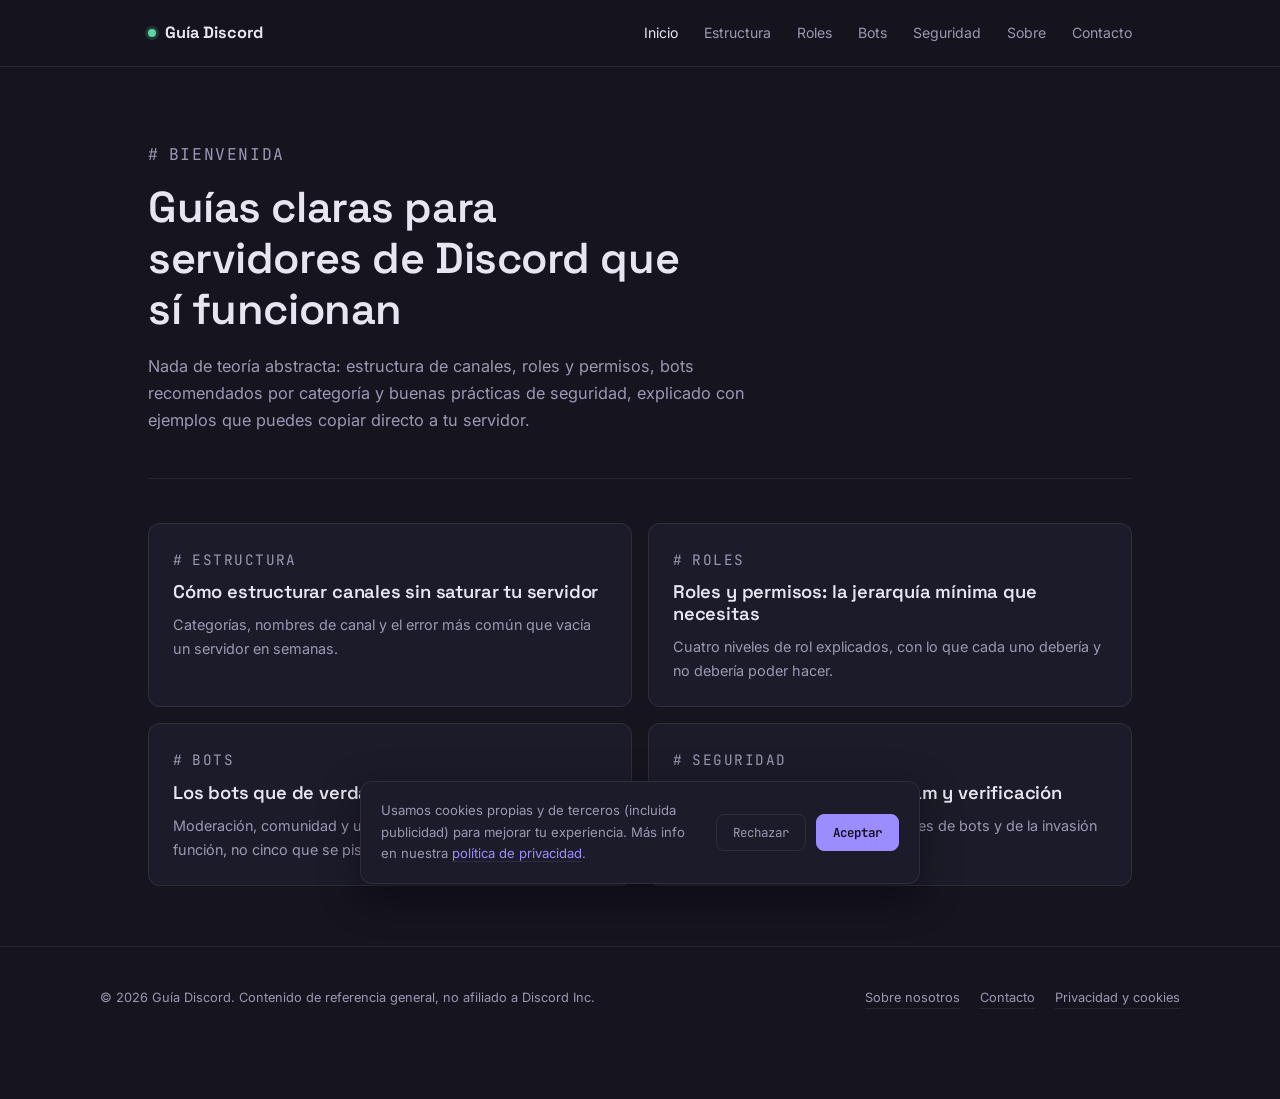
<file: index.html>
<!DOCTYPE html>
<html lang="es">
<head>
<meta charset="UTF-8">
<meta name="viewport" content="width=device-width, initial-scale=1.0">
<title>Guía Discord — Cómo organizar tu servidor y elegir los mejores bots</title>
<meta name="description" content="Guías prácticas para estructurar canales, configurar roles y permisos, y elegir bots para tu servidor de Discord.">
<link rel="preconnect" href="https://fonts.googleapis.com">
<link rel="preconnect" href="https://fonts.gstatic.com" crossorigin>
<link href="https://fonts.googleapis.com/css2?family=Space+Grotesk:wght@400;500;600;700&family=Inter:wght@400;500;600&family=JetBrains+Mono:wght@400;500&display=swap" rel="stylesheet">
<link rel="stylesheet" href="style.css">
</head>
<body>

<header class="topbar">
  <div class="topbar-inner">
    <a href="index.html" class="brand"><span class="dot"></span>Guía Discord</a>
    <nav class="nav-links" id="navLinks">
      <a href="index.html" class="active">Inicio</a>
      <a href="estructura-canales.html">Estructura</a>
      <a href="roles-permisos.html">Roles</a>
      <a href="mejores-bots.html">Bots</a>
      <a href="seguridad-servidor.html">Seguridad</a>
      <a href="sobre-nosotros.html">Sobre</a>
      <a href="contacto.html">Contacto</a>
    </nav>
    <button class="nav-toggle" id="navToggle">Menú</button>
  </div>
</header>

<main class="wide">
  <section class="page-hero">
    <p class="eyebrow">bienvenida</p>
    <h1>Guías claras para servidores de Discord que sí funcionan</h1>
    <p>Nada de teoría abstracta: estructura de canales, roles y permisos, bots recomendados por categoría y buenas prácticas de seguridad, explicado con ejemplos que puedes copiar directo a tu servidor.</p>
  </section>

  <div class="card-grid">
    <a href="estructura-canales.html" class="art-card">
      <p class="eyebrow">estructura</p>
      <h3>Cómo estructurar canales sin saturar tu servidor</h3>
      <p>Categorías, nombres de canal y el error más común que vacía un servidor en semanas.</p>
    </a>
    <a href="roles-permisos.html" class="art-card">
      <p class="eyebrow">roles</p>
      <h3>Roles y permisos: la jerarquía mínima que necesitas</h3>
      <p>Cuatro niveles de rol explicados, con lo que cada uno debería y no debería poder hacer.</p>
    </a>
    <a href="mejores-bots.html" class="art-card">
      <p class="eyebrow">bots</p>
      <h3>Los bots que de verdad vale la pena instalar</h3>
      <p>Moderación, comunidad y utilidad: un bot recomendado por función, no cinco que se pisan.</p>
    </a>
    <a href="seguridad-servidor.html" class="art-card">
      <p class="eyebrow">seguridad</p>
      <h3>Seguridad básica: raids, spam y verificación</h3>
      <p>Cómo proteger tu servidor de ataques de bots y de la invasión clásica de cuentas falsas.</p>
    </a>
  </div>
</main>

<footer>
  <div class="footer-inner">
    <span>© <span id="year"></span> Guía Discord. Contenido de referencia general, no afiliado a Discord Inc.</span>
    <div class="footer-links">
      <a href="sobre-nosotros.html">Sobre nosotros</a>
      <a href="contacto.html">Contacto</a>
      <a href="privacidad.html">Privacidad y cookies</a>
    </div>
  </div>
</footer>

<div class="cookie-banner" id="cookieBanner">
  <p>Usamos cookies propias y de terceros (incluida publicidad) para mejorar tu experiencia. Más info en nuestra <a href="privacidad.html">política de privacidad</a>.</p>
  <div class="cookie-actions">
    <button class="cookie-btn" id="cookieDecline">Rechazar</button>
    <button class="cookie-btn accept" id="cookieAccept">Aceptar</button>
  </div>
</div>

<script>
  document.getElementById('year').textContent = new Date().getFullYear();
  const navToggle = document.getElementById('navToggle');
  const navLinks = document.getElementById('navLinks');
  navToggle.addEventListener('click', () => navLinks.classList.toggle('open'));

  // Aviso de cookies simple basado en cookie propia (sin localStorage)
  function getCookie(name){
    const match = document.cookie.match(new RegExp('(^| )' + name + '=([^;]+)'));
    return match ? match[2] : null;
  }
  function setCookie(name, value, days){
    const d = new Date();
    d.setTime(d.getTime() + days*24*60*60*1000);
    document.cookie = name + '=' + value + ';expires=' + d.toUTCString() + ';path=/';
  }
  const banner = document.getElementById('cookieBanner');
  if (!getCookie('cookie_consent')){
    setTimeout(() => banner.classList.add('show'), 600);
  }
  document.getElementById('cookieAccept').addEventListener('click', () => {
    setCookie('cookie_consent', 'accepted', 180);
    banner.classList.remove('show');
  });
  document.getElementById('cookieDecline').addEventListener('click', () => {
    setCookie('cookie_consent', 'declined', 180);
    banner.classList.remove('show');
  });
</script>

</body>
</html>
</file>
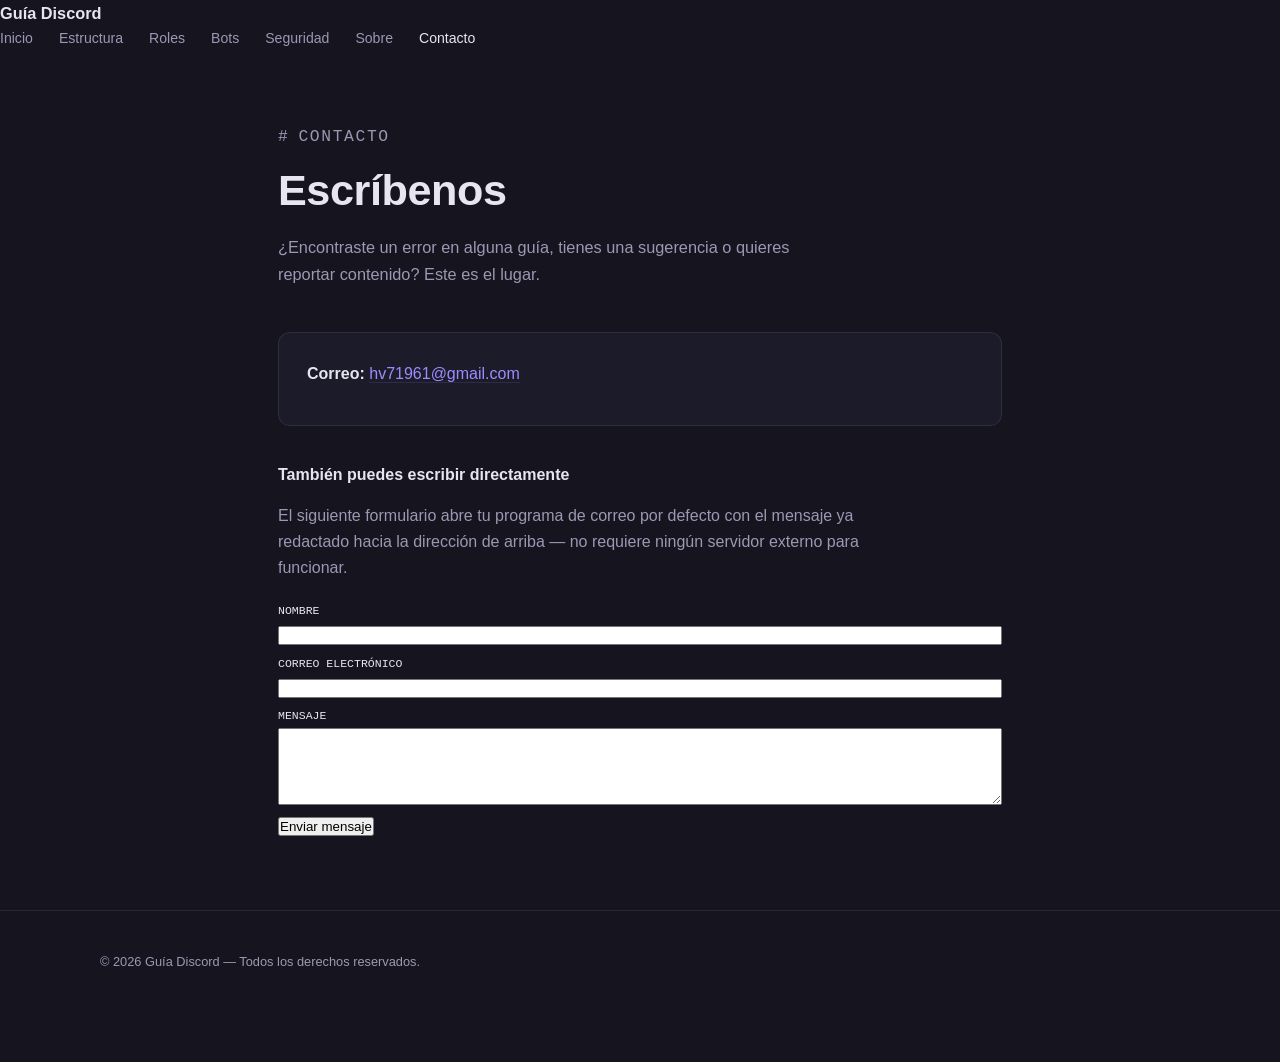
<file: contacto.html>
<!DOCTYPE html>
<html lang="es">
<head>
  <meta charset="UTF-8">
  <meta name="viewport" content="width=device-width, initial-scale=1.0">
  <title>Contacto — Guía Discord</title>
  <link rel="stylesheet" href="style.css">
</head>
<body>

  <header class="top-bar">
    <div class="top-bar-inner">
      <a href="index.html" class="brand">Guía Discord</a>
      <button class="nav-toggle" id="navToggle">Menú</button>
      <nav class="nav-links" id="navLinks">
        <a href="index.html">Inicio</a>
        <a href="estructura-canales.html">Estructura</a>
        <a href="roles-permisos.html">Roles</a>
        <a href="mejores-bots.html">Bots</a>
        <a href="seguridad-servidor.html">Seguridad</a>
        <a href="sobre-nosotros.html">Sobre</a>
        <a href="contacto.html" class="active">Contacto</a>
      </nav>
    </div>
  </header>

  <main class="main-content">
    <section class="page-hero" style="padding-bottom: 0; border-bottom: none;">
      <p class="eyebrow">Contacto</p>
      <h1>Escríbenos</h1>
      <p>¿Encontraste un error en alguna guía, tienes una sugerencia o quieres reportar contenido? Este es el lugar.</p>
    </section>

    <article class="legal">
      <div class="contact-box">
        <p><strong>Correo:</strong> <a href="mailto:hv71961@gmail.com">hv71961@gmail.com</a></p>
      </div>

      <p style="margin-top: 36px;"><strong>También puedes escribir directamente</strong></p>
      <p>El siguiente formulario abre tu programa de correo por defecto con el mensaje ya redactado hacia la dirección de arriba — no requiere ningún servidor externo para funcionar.</p>

      <form action="mailto:hv71961@gmail.com" method="post" enctype="text/plain">
        <div>
          <label style="font-family: var(--mono); font-size: 0.72rem; text-transform: uppercase;">Nombre</label>
          <input type="text" name="nombre" required style="width: 100%;">
        </div>
        <div>
          <label style="font-family: var(--mono); font-size: 0.72rem; text-transform: uppercase;">Correo electrónico</label>
          <input type="email" name="correo" required style="width: 100%;">
        </div>
        <div>
          <label style="font-family: var(--mono); font-size: 0.72rem; text-transform: uppercase;">Mensaje</label>
          <textarea name="mensaje" rows="5" required style="width: 100%;"></textarea>
        </div>
        <button type="submit" style="align-self: flex-start;">Enviar mensaje</button>
      </form>
    </article>
  </main>

  <footer class="footer">
    <div class="footer-inner">
      <p>© 2026 Guía Discord — Todos los derechos reservados.</p>
    </div>
  </footer>

</body>
</html>
</file>
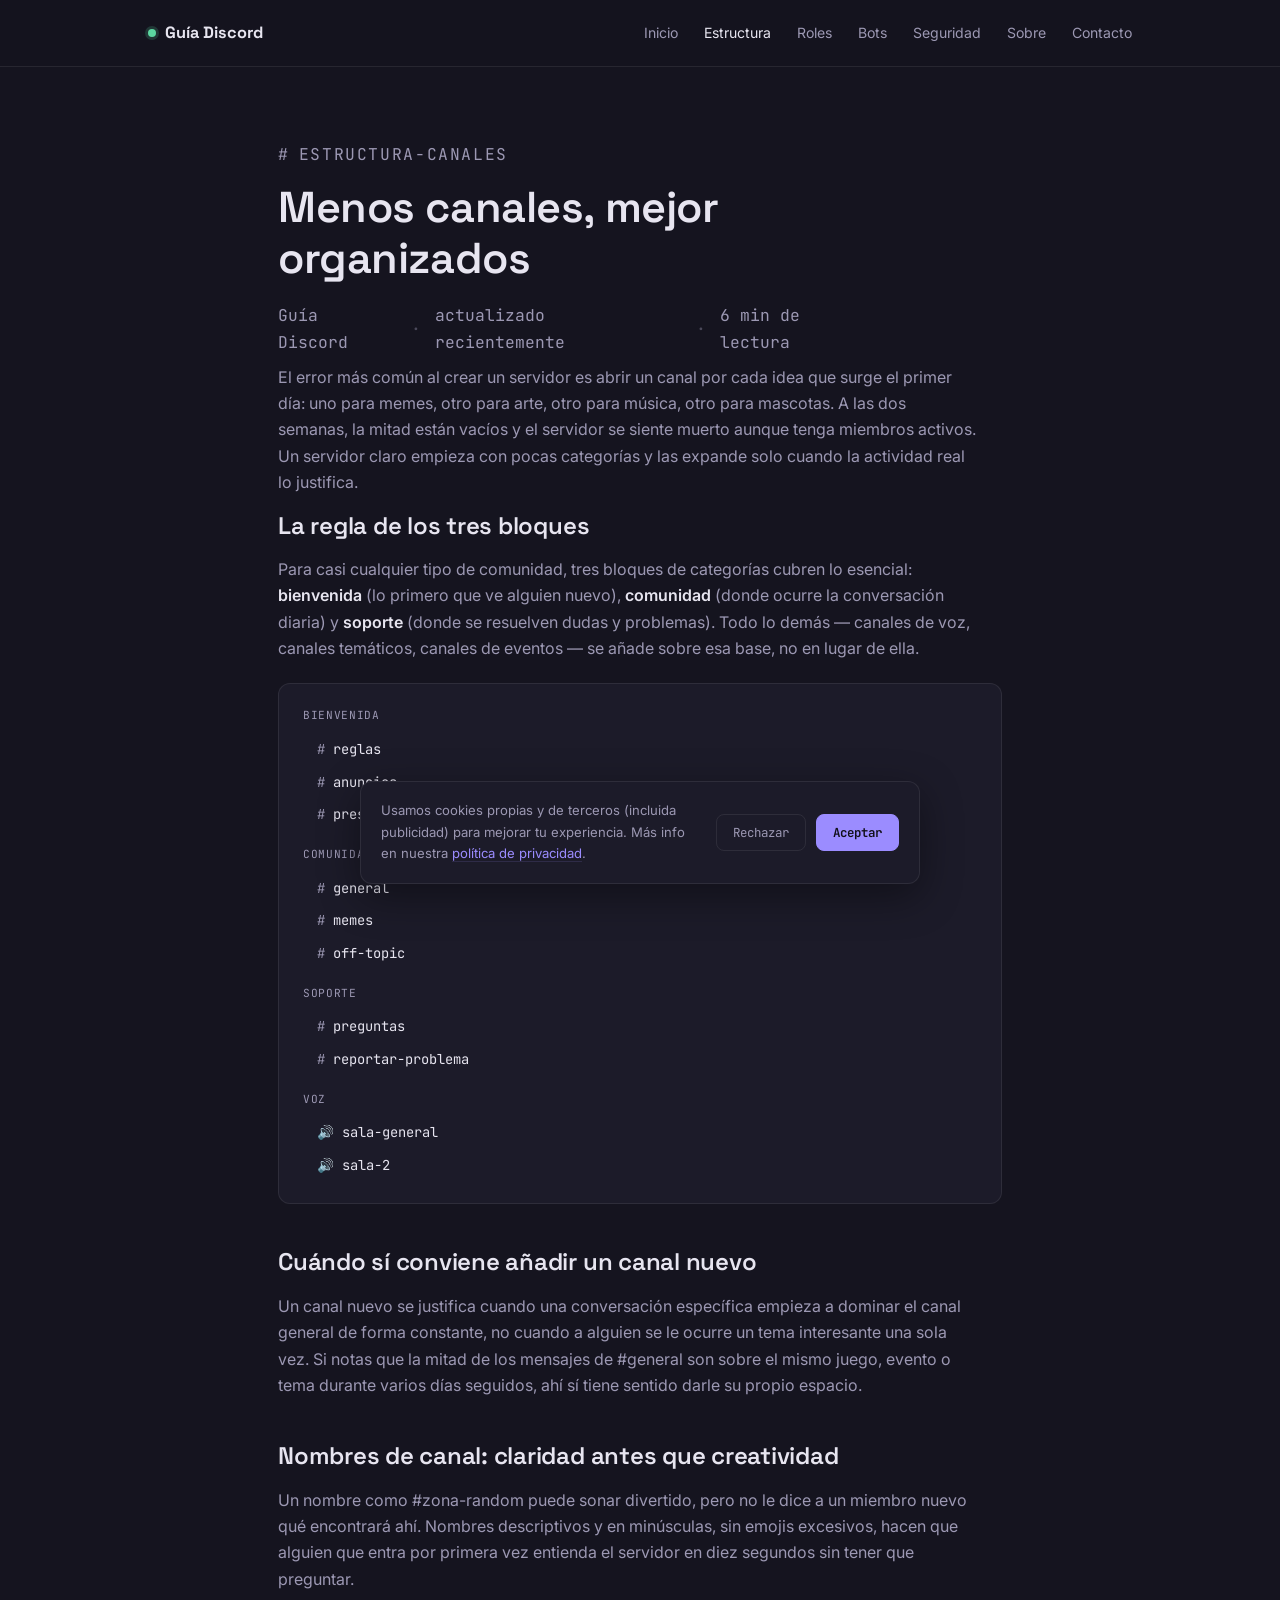
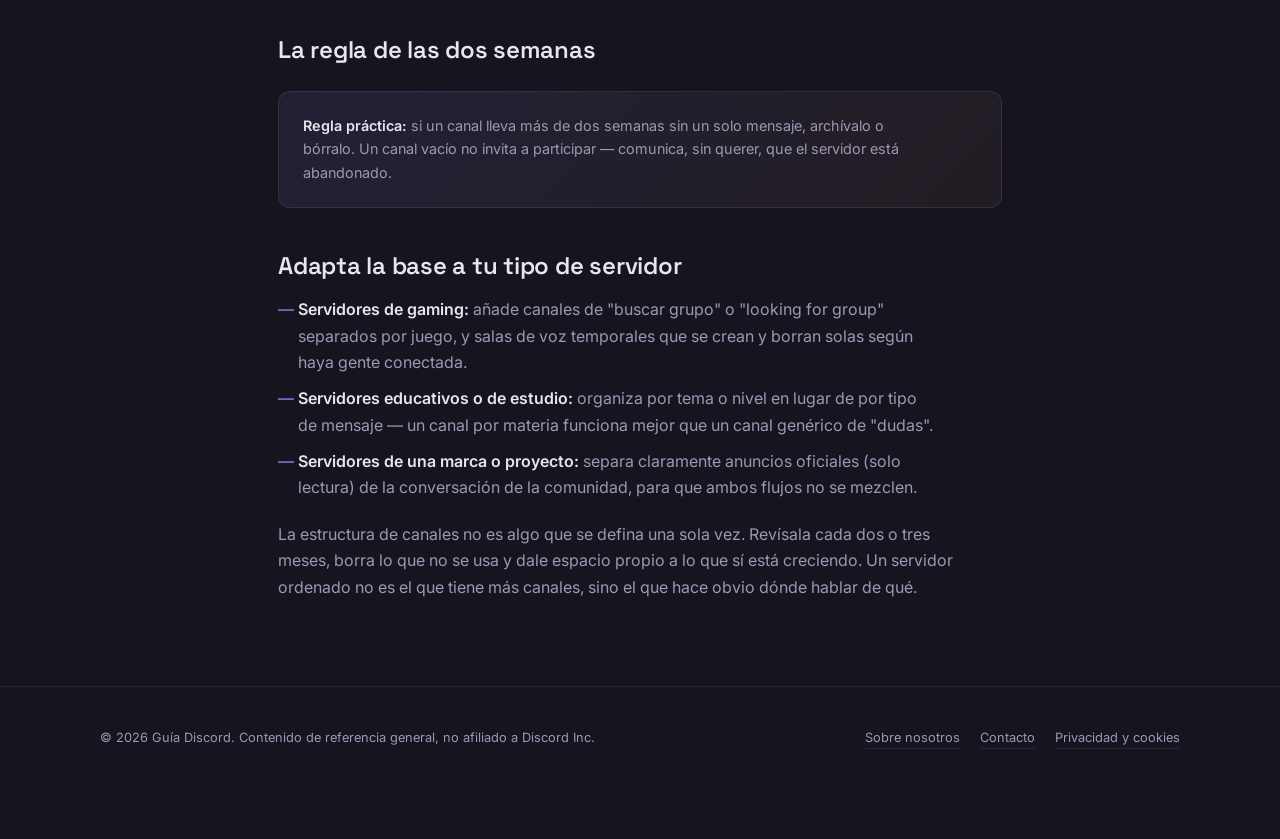
<file: estructura-canales.html>
<!DOCTYPE html>
<html lang="es">
<head>
<meta charset="UTF-8">
<meta name="viewport" content="width=device-width, initial-scale=1.0">
<title>Cómo estructurar los canales de tu servidor de Discord</title>
<meta name="description" content="Guía práctica sobre categorías, nombres de canal y errores comunes al organizar un servidor de Discord.">
<link rel="preconnect" href="https://fonts.googleapis.com">
<link rel="preconnect" href="https://fonts.gstatic.com" crossorigin>
<link href="https://fonts.googleapis.com/css2?family=Space+Grotesk:wght@400;500;600;700&family=Inter:wght@400;500;600&family=JetBrains+Mono:wght@400;500&display=swap" rel="stylesheet">
<link rel="stylesheet" href="style.css">
</head>
<body>

<header class="topbar">
  <div class="topbar-inner">
    <a href="index.html" class="brand"><span class="dot"></span>Guía Discord</a>
    <nav class="nav-links" id="navLinks">
      <a href="index.html">Inicio</a>
      <a href="estructura-canales.html" class="active">Estructura</a>
      <a href="roles-permisos.html">Roles</a>
      <a href="mejores-bots.html">Bots</a>
      <a href="seguridad-servidor.html">Seguridad</a>
      <a href="sobre-nosotros.html">Sobre</a>
      <a href="contacto.html">Contacto</a>
    </nav>
    <button class="nav-toggle" id="navToggle">Menú</button>
  </div>
</header>

<main>
  <section class="page-hero" style="padding-bottom:0; border-bottom:none; margin-bottom:0;">
    <p class="eyebrow">estructura-canales</p>
    <h1>Menos canales, mejor organizados</h1>
    <p class="post-meta">Guía Discord <span class="sep">·</span> actualizado recientemente <span class="sep">·</span> 6 min de lectura</p>
  </section>

  <article>
    <p>El error más común al crear un servidor es abrir un canal por cada idea que surge el primer día: uno para memes, otro para arte, otro para música, otro para mascotas. A las dos semanas, la mitad están vacíos y el servidor se siente muerto aunque tenga miembros activos. Un servidor claro empieza con pocas categorías y las expande solo cuando la actividad real lo justifica.</p>

    <h2>La regla de los tres bloques</h2>
    <p>Para casi cualquier tipo de comunidad, tres bloques de categorías cubren lo esencial: <strong>bienvenida</strong> (lo primero que ve alguien nuevo), <strong>comunidad</strong> (donde ocurre la conversación diaria) y <strong>soporte</strong> (donde se resuelven dudas y problemas). Todo lo demás — canales de voz, canales temáticos, canales de eventos — se añade sobre esa base, no en lugar de ella.</p>

    <div class="tree">
      <p class="tree-category">Bienvenida</p>
      <div class="tree-channel">reglas</div>
      <div class="tree-channel">anuncios</div>
      <div class="tree-channel">presentate</div>
      <p class="tree-category">Comunidad</p>
      <div class="tree-channel">general</div>
      <div class="tree-channel">memes</div>
      <div class="tree-channel">off-topic</div>
      <p class="tree-category">Soporte</p>
      <div class="tree-channel">preguntas</div>
      <div class="tree-channel">reportar-problema</div>
      <p class="tree-category">Voz</p>
      <div class="tree-channel voice">sala-general</div>
      <div class="tree-channel voice">sala-2</div>
    </div>

    <h2>Cuándo sí conviene añadir un canal nuevo</h2>
    <p>Un canal nuevo se justifica cuando una conversación específica empieza a dominar el canal general de forma constante, no cuando a alguien se le ocurre un tema interesante una sola vez. Si notas que la mitad de los mensajes de #general son sobre el mismo juego, evento o tema durante varios días seguidos, ahí sí tiene sentido darle su propio espacio.</p>

    <h2>Nombres de canal: claridad antes que creatividad</h2>
    <p>Un nombre como #zona-random puede sonar divertido, pero no le dice a un miembro nuevo qué encontrará ahí. Nombres descriptivos y en minúsculas, sin emojis excesivos, hacen que alguien que entra por primera vez entienda el servidor en diez segundos sin tener que preguntar.</p>

    <h2>La regla de las dos semanas</h2>
    <div class="callout">
      <p><strong>Regla práctica:</strong> si un canal lleva más de dos semanas sin un solo mensaje, archívalo o bórralo. Un canal vacío no invita a participar — comunica, sin querer, que el servidor está abandonado.</p>
    </div>

    <h2>Adapta la base a tu tipo de servidor</h2>
    <ul>
      <li><strong>Servidores de gaming:</strong> añade canales de "buscar grupo" o "looking for group" separados por juego, y salas de voz temporales que se crean y borran solas según haya gente conectada.</li>
      <li><strong>Servidores educativos o de estudio:</strong> organiza por tema o nivel en lugar de por tipo de mensaje — un canal por materia funciona mejor que un canal genérico de "dudas".</li>
      <li><strong>Servidores de una marca o proyecto:</strong> separa claramente anuncios oficiales (solo lectura) de la conversación de la comunidad, para que ambos flujos no se mezclen.</li>
    </ul>

    <p>La estructura de canales no es algo que se defina una sola vez. Revísala cada dos o tres meses, borra lo que no se usa y dale espacio propio a lo que sí está creciendo. Un servidor ordenado no es el que tiene más canales, sino el que hace obvio dónde hablar de qué.</p>
  </article>
</main>

<footer>
  <div class="footer-inner">
    <span>© <span id="year"></span> Guía Discord. Contenido de referencia general, no afiliado a Discord Inc.</span>
    <div class="footer-links">
      <a href="sobre-nosotros.html">Sobre nosotros</a>
      <a href="contacto.html">Contacto</a>
      <a href="privacidad.html">Privacidad y cookies</a>
    </div>
  </div>
</footer>

<div class="cookie-banner" id="cookieBanner">
  <p>Usamos cookies propias y de terceros (incluida publicidad) para mejorar tu experiencia. Más info en nuestra <a href="privacidad.html">política de privacidad</a>.</p>
  <div class="cookie-actions">
    <button class="cookie-btn" id="cookieDecline">Rechazar</button>
    <button class="cookie-btn accept" id="cookieAccept">Aceptar</button>
  </div>
</div>

<script>
  document.getElementById('year').textContent = new Date().getFullYear();
  const navToggle = document.getElementById('navToggle');
  const navLinks = document.getElementById('navLinks');
  navToggle.addEventListener('click', () => navLinks.classList.toggle('open'));
  function getCookie(name){
    const match = document.cookie.match(new RegExp('(^| )' + name + '=([^;]+)'));
    return match ? match[2] : null;
  }
  function setCookie(name, value, days){
    const d = new Date();
    d.setTime(d.getTime() + days*24*60*60*1000);
    document.cookie = name + '=' + value + ';expires=' + d.toUTCString() + ';path=/';
  }
  const banner = document.getElementById('cookieBanner');
  if (!getCookie('cookie_consent')){ setTimeout(() => banner.classList.add('show'), 600); }
  document.getElementById('cookieAccept').addEventListener('click', () => { setCookie('cookie_consent','accepted',180); banner.classList.remove('show'); });
  document.getElementById('cookieDecline').addEventListener('click', () => { setCookie('cookie_consent','declined',180); banner.classList.remove('show'); });
</script>

</body>
</html>
</file>
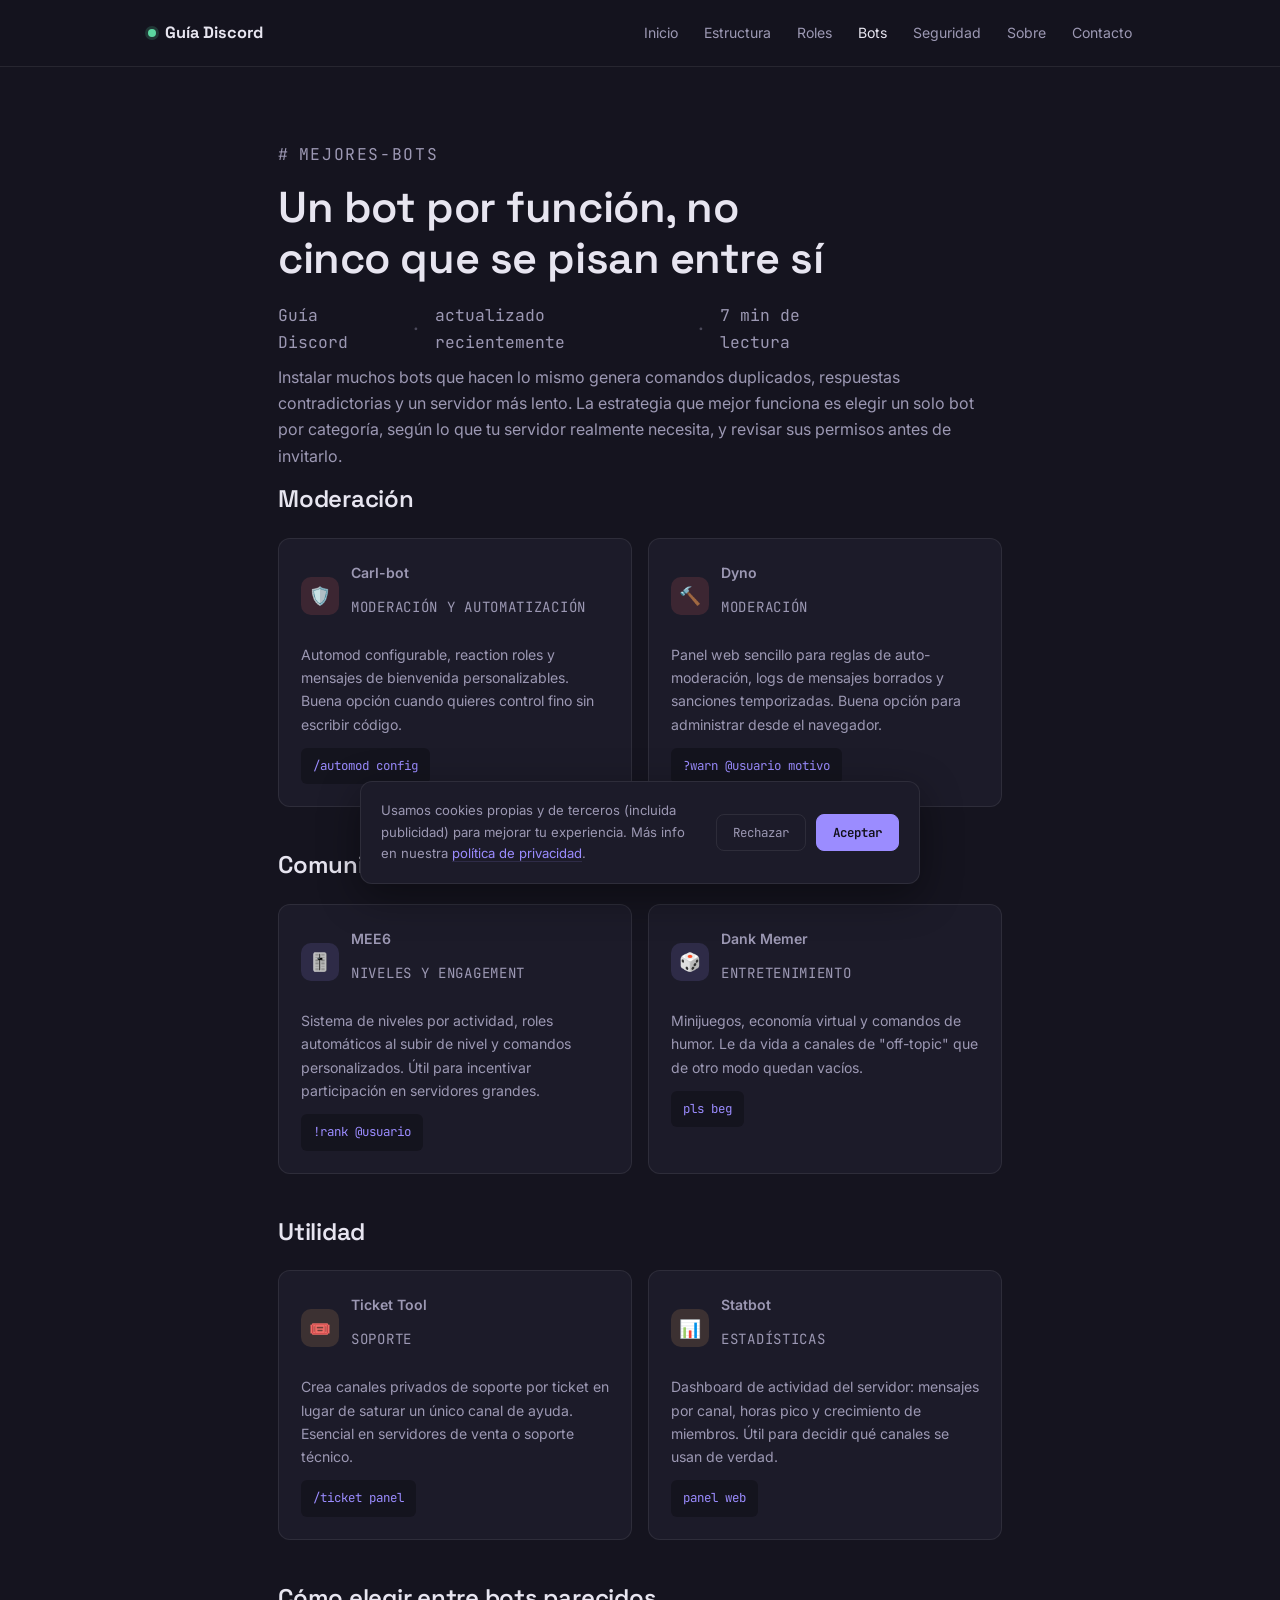
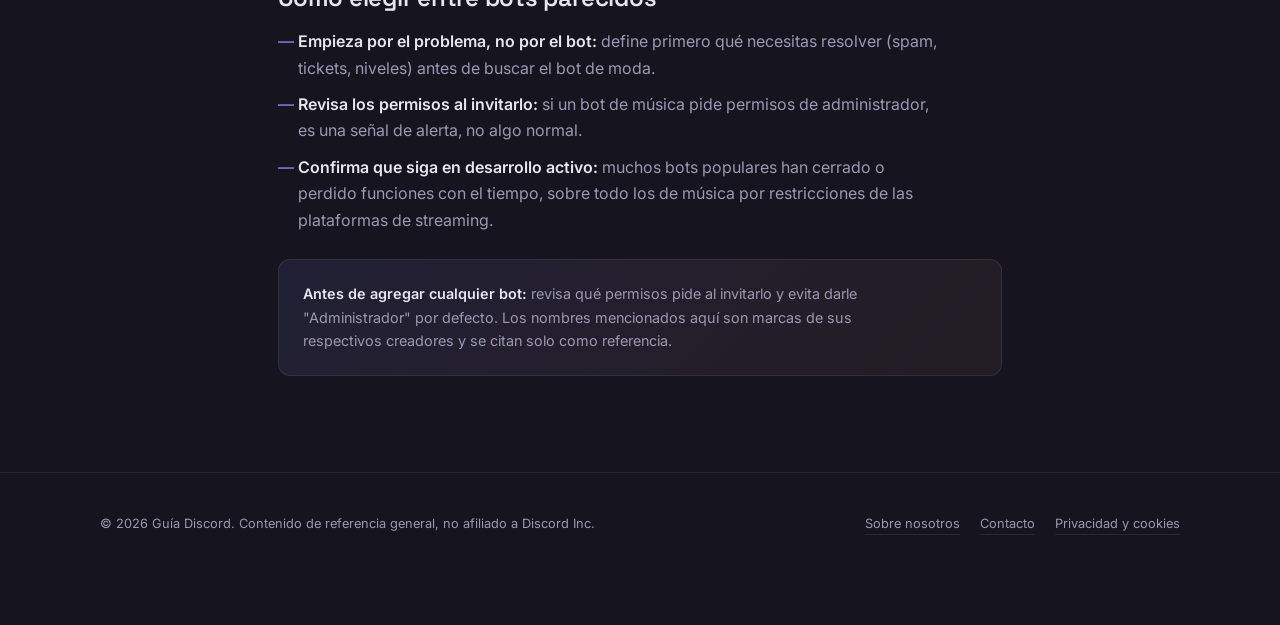
<file: mejores-bots.html>
<!DOCTYPE html>
<html lang="es">
<head>
<meta charset="UTF-8">
<meta name="viewport" content="width=device-width, initial-scale=1.0">
<title>Los mejores bots de Discord por categoría</title>
<meta name="description" content="Bots recomendados de moderación, comunidad y utilidad para servidores de Discord, con ejemplos de comandos.">
<link rel="preconnect" href="https://fonts.googleapis.com">
<link rel="preconnect" href="https://fonts.gstatic.com" crossorigin>
<link href="https://fonts.googleapis.com/css2?family=Space+Grotesk:wght@400;500;600;700&family=Inter:wght@400;500;600&family=JetBrains+Mono:wght@400;500&display=swap" rel="stylesheet">
<link rel="stylesheet" href="style.css">
</head>
<body>

<header class="topbar">
  <div class="topbar-inner">
    <a href="index.html" class="brand"><span class="dot"></span>Guía Discord</a>
    <nav class="nav-links" id="navLinks">
      <a href="index.html">Inicio</a>
      <a href="estructura-canales.html">Estructura</a>
      <a href="roles-permisos.html">Roles</a>
      <a href="mejores-bots.html" class="active">Bots</a>
      <a href="seguridad-servidor.html">Seguridad</a>
      <a href="sobre-nosotros.html">Sobre</a>
      <a href="contacto.html">Contacto</a>
    </nav>
    <button class="nav-toggle" id="navToggle">Menú</button>
  </div>
</header>

<main>
  <section class="page-hero" style="padding-bottom:0; border-bottom:none; margin-bottom:0;">
    <p class="eyebrow">mejores-bots</p>
    <h1>Un bot por función, no cinco que se pisan entre sí</h1>
    <p class="post-meta">Guía Discord <span class="sep">·</span> actualizado recientemente <span class="sep">·</span> 7 min de lectura</p>
  </section>

  <article>
    <p>Instalar muchos bots que hacen lo mismo genera comandos duplicados, respuestas contradictorias y un servidor más lento. La estrategia que mejor funciona es elegir un solo bot por categoría, según lo que tu servidor realmente necesita, y revisar sus permisos antes de invitarlo.</p>

    <h2>Moderación</h2>
    <div class="bot-grid">
      <div class="bot-card">
        <div class="bot-card-head">
          <div class="bot-icon" style="background:rgba(255,107,107,0.14); color:#ff8f8f;">🛡️</div>
          <div><p class="bot-name">Carl-bot</p><p class="bot-category">Moderación y automatización</p></div>
        </div>
        <p>Automod configurable, reaction roles y mensajes de bienvenida personalizables. Buena opción cuando quieres control fino sin escribir código.</p>
        <span class="bot-cmd">/automod config</span>
      </div>
      <div class="bot-card">
        <div class="bot-card-head">
          <div class="bot-icon" style="background:rgba(255,107,107,0.14); color:#ff8f8f;">🔨</div>
          <div><p class="bot-name">Dyno</p><p class="bot-category">Moderación</p></div>
        </div>
        <p>Panel web sencillo para reglas de auto-moderación, logs de mensajes borrados y sanciones temporizadas. Buena opción para administrar desde el navegador.</p>
        <span class="bot-cmd">?warn @usuario motivo</span>
      </div>
    </div>

    <h2>Comunidad</h2>
    <div class="bot-grid">
      <div class="bot-card">
        <div class="bot-card-head">
          <div class="bot-icon" style="background:var(--lavender-dim); color:var(--lavender);">🎚️</div>
          <div><p class="bot-name">MEE6</p><p class="bot-category">Niveles y engagement</p></div>
        </div>
        <p>Sistema de niveles por actividad, roles automáticos al subir de nivel y comandos personalizados. Útil para incentivar participación en servidores grandes.</p>
        <span class="bot-cmd">!rank @usuario</span>
      </div>
      <div class="bot-card">
        <div class="bot-card-head">
          <div class="bot-icon" style="background:var(--lavender-dim); color:var(--lavender);">🎲</div>
          <div><p class="bot-name">Dank Memer</p><p class="bot-category">Entretenimiento</p></div>
        </div>
        <p>Minijuegos, economía virtual y comandos de humor. Le da vida a canales de "off-topic" que de otro modo quedan vacíos.</p>
        <span class="bot-cmd">pls beg</span>
      </div>
    </div>

    <h2>Utilidad</h2>
    <div class="bot-grid">
      <div class="bot-card">
        <div class="bot-card-head">
          <div class="bot-icon" style="background:rgba(255,184,107,0.14); color:var(--amber);">🎟️</div>
          <div><p class="bot-name">Ticket Tool</p><p class="bot-category">Soporte</p></div>
        </div>
        <p>Crea canales privados de soporte por ticket en lugar de saturar un único canal de ayuda. Esencial en servidores de venta o soporte técnico.</p>
        <span class="bot-cmd">/ticket panel</span>
      </div>
      <div class="bot-card">
        <div class="bot-card-head">
          <div class="bot-icon" style="background:rgba(255,184,107,0.14); color:var(--amber);">📊</div>
          <div><p class="bot-name">Statbot</p><p class="bot-category">Estadísticas</p></div>
        </div>
        <p>Dashboard de actividad del servidor: mensajes por canal, horas pico y crecimiento de miembros. Útil para decidir qué canales se usan de verdad.</p>
        <span class="bot-cmd">panel web</span>
      </div>
    </div>

    <h2>Cómo elegir entre bots parecidos</h2>
    <ul>
      <li><strong>Empieza por el problema, no por el bot:</strong> define primero qué necesitas resolver (spam, tickets, niveles) antes de buscar el bot de moda.</li>
      <li><strong>Revisa los permisos al invitarlo:</strong> si un bot de música pide permisos de administrador, es una señal de alerta, no algo normal.</li>
      <li><strong>Confirma que siga en desarrollo activo:</strong> muchos bots populares han cerrado o perdido funciones con el tiempo, sobre todo los de música por restricciones de las plataformas de streaming.</li>
    </ul>

    <div class="callout">
      <p><strong>Antes de agregar cualquier bot:</strong> revisa qué permisos pide al invitarlo y evita darle "Administrador" por defecto. Los nombres mencionados aquí son marcas de sus respectivos creadores y se citan solo como referencia.</p>
    </div>
  </article>
</main>

<footer>
  <div class="footer-inner">
    <span>© <span id="year"></span> Guía Discord. Contenido de referencia general, no afiliado a Discord Inc.</span>
    <div class="footer-links">
      <a href="sobre-nosotros.html">Sobre nosotros</a>
      <a href="contacto.html">Contacto</a>
      <a href="privacidad.html">Privacidad y cookies</a>
    </div>
  </div>
</footer>

<div class="cookie-banner" id="cookieBanner">
  <p>Usamos cookies propias y de terceros (incluida publicidad) para mejorar tu experiencia. Más info en nuestra <a href="privacidad.html">política de privacidad</a>.</p>
  <div class="cookie-actions">
    <button class="cookie-btn" id="cookieDecline">Rechazar</button>
    <button class="cookie-btn accept" id="cookieAccept">Aceptar</button>
  </div>
</div>

<script>
  document.getElementById('year').textContent = new Date().getFullYear();
  const navToggle = document.getElementById('navToggle');
  const navLinks = document.getElementById('navLinks');
  navToggle.addEventListener('click', () => navLinks.classList.toggle('open'));
  function getCookie(name){
    const match = document.cookie.match(new RegExp('(^| )' + name + '=([^;]+)'));
    return match ? match[2] : null;
  }
  function setCookie(name, value, days){
    const d = new Date();
    d.setTime(d.getTime() + days*24*60*60*1000);
    document.cookie = name + '=' + value + ';expires=' + d.toUTCString() + ';path=/';
  }
  const banner = document.getElementById('cookieBanner');
  if (!getCookie('cookie_consent')){ setTimeout(() => banner.classList.add('show'), 600); }
  document.getElementById('cookieAccept').addEventListener('click', () => { setCookie('cookie_consent','accepted',180); banner.classList.remove('show'); });
  document.getElementById('cookieDecline').addEventListener('click', () => { setCookie('cookie_consent','declined',180); banner.classList.remove('show'); });
</script>

</body>
</html>
</file>
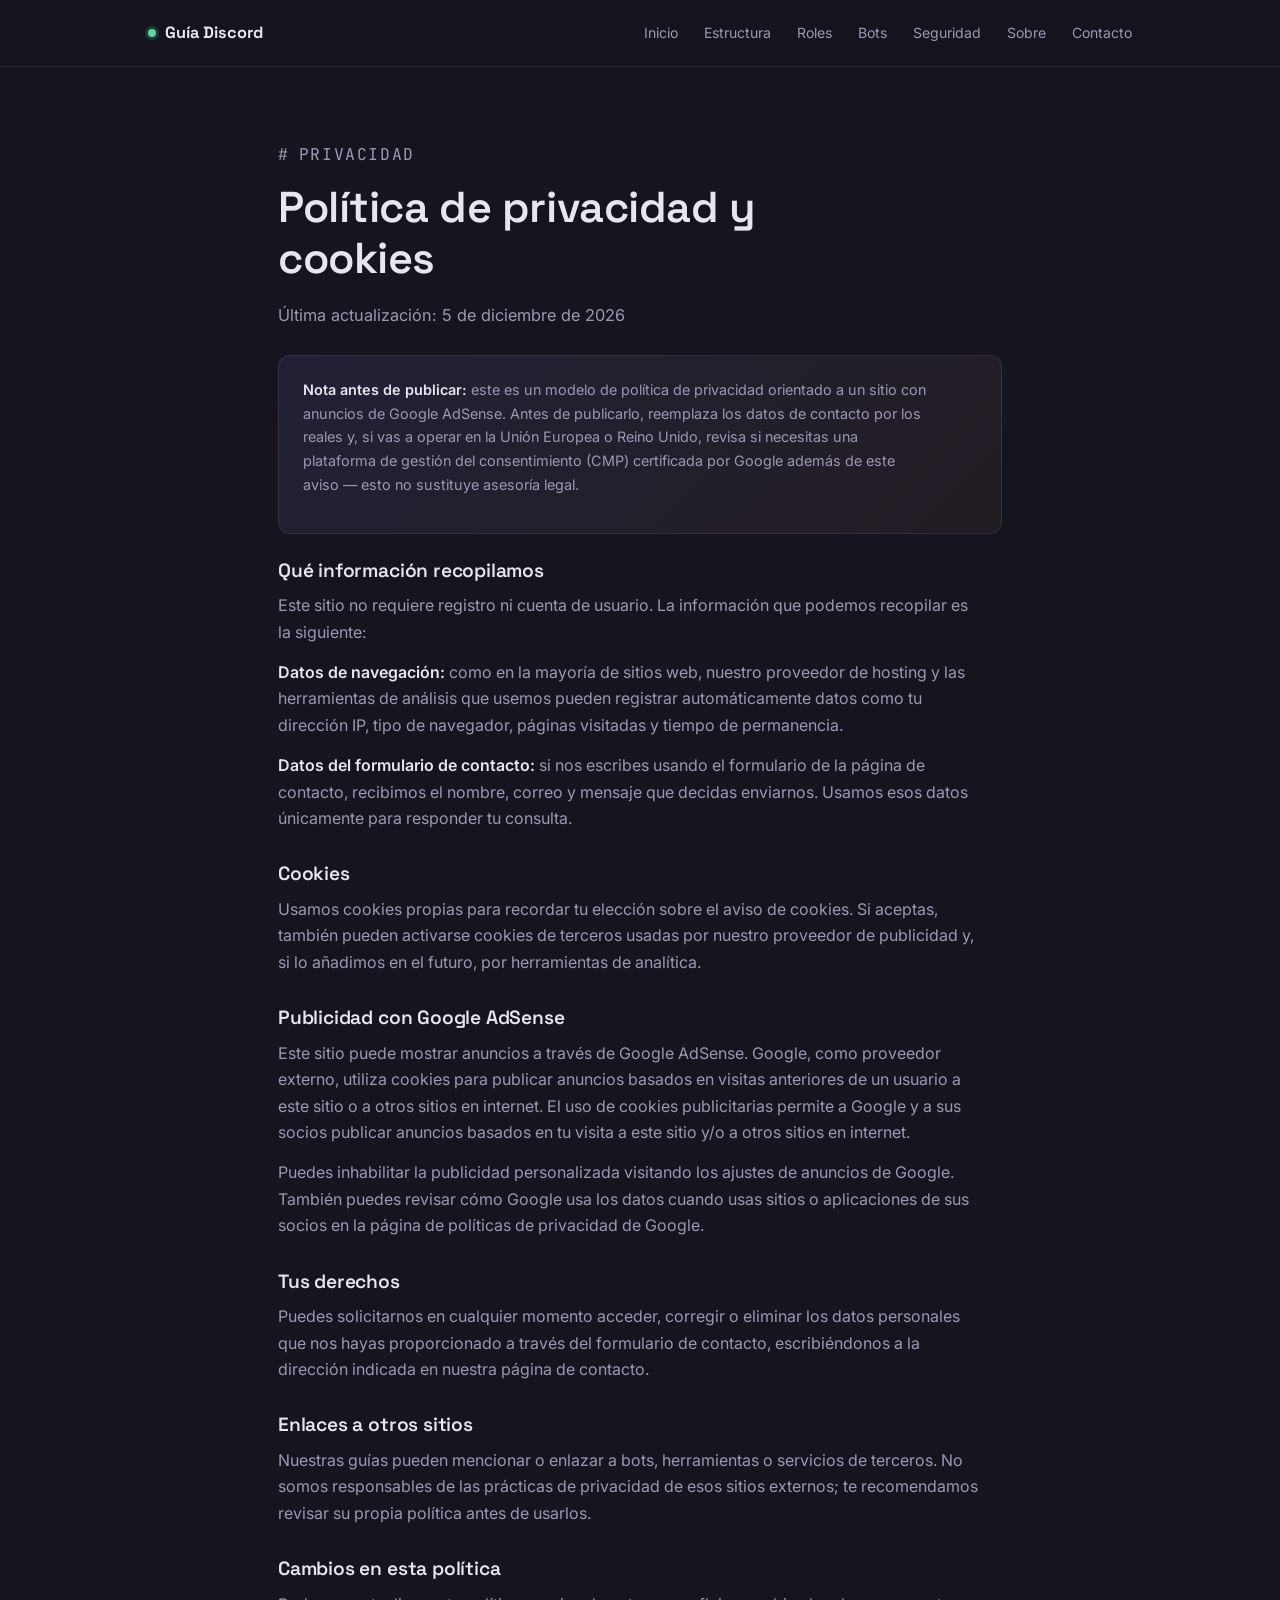
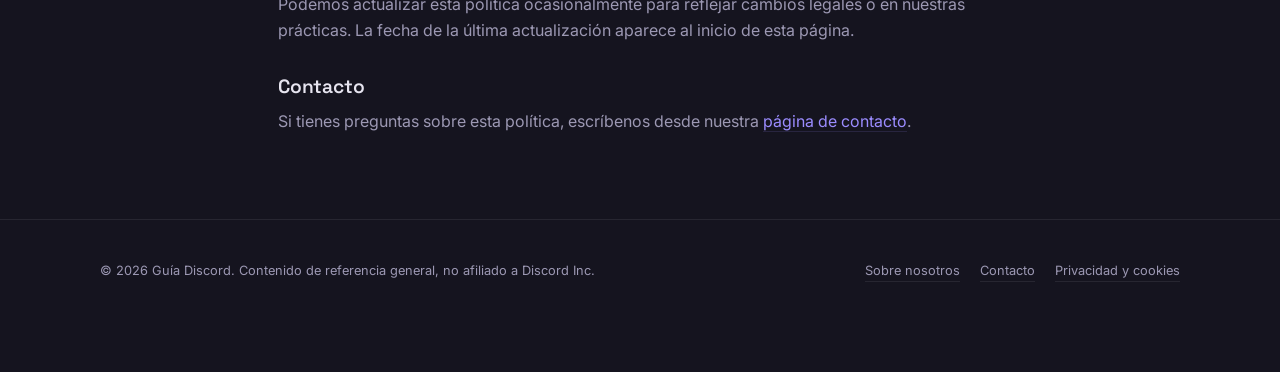
<file: privacidad.html>
<!DOCTYPE html>
<html lang="es">
<head>
<meta charset="UTF-8">
<meta name="viewport" content="width=device-width, initial-scale=1.0">
<title>Política de privacidad y cookies — Guía Discord</title>
<meta name="description" content="Política de privacidad, cookies y publicidad de Guía Discord.">
<link rel="preconnect" href="https://fonts.googleapis.com">
<link rel="preconnect" href="https://fonts.gstatic.com" crossorigin>
<link href="https://fonts.googleapis.com/css2?family=Space+Grotesk:wght@400;500;600;700&family=Inter:wght@400;500;600&family=JetBrains+Mono:wght@400;500&display=swap" rel="stylesheet">
<link rel="stylesheet" href="style.css">
</head>
<body>

<header class="topbar">
  <div class="topbar-inner">
    <a href="index.html" class="brand"><span class="dot"></span>Guía Discord</a>
    <nav class="nav-links" id="navLinks">
      <a href="index.html">Inicio</a>
      <a href="estructura-canales.html">Estructura</a>
      <a href="roles-permisos.html">Roles</a>
      <a href="mejores-bots.html">Bots</a>
      <a href="seguridad-servidor.html">Seguridad</a>
      <a href="sobre-nosotros.html">Sobre</a>
      <a href="contacto.html">Contacto</a>
    </nav>
    <button class="nav-toggle" id="navToggle">Menú</button>
  </div>
</header>

<main>
  <section class="page-hero" style="padding-bottom:0; border-bottom:none; margin-bottom:0;">
    <p class="eyebrow">privacidad</p>
    <h1>Política de privacidad y cookies</h1>
    <p>Última actualización: <span id="today"></span></p>
  </section>

  <article class="legal">
    <div class="callout">
      <p><strong>Nota antes de publicar:</strong> este es un modelo de política de privacidad orientado a un sitio con anuncios de Google AdSense. Antes de publicarlo, reemplaza los datos de contacto por los reales y, si vas a operar en la Unión Europea o Reino Unido, revisa si necesitas una plataforma de gestión del consentimiento (CMP) certificada por Google además de este aviso — esto no sustituye asesoría legal.</p>
    </div>

    <h2>Qué información recopilamos</h2>
    <p>Este sitio no requiere registro ni cuenta de usuario. La información que podemos recopilar es la siguiente:</p>
    <p><strong>Datos de navegación:</strong> como en la mayoría de sitios web, nuestro proveedor de hosting y las herramientas de análisis que usemos pueden registrar automáticamente datos como tu dirección IP, tipo de navegador, páginas visitadas y tiempo de permanencia.</p>
    <p><strong>Datos del formulario de contacto:</strong> si nos escribes usando el formulario de la página de contacto, recibimos el nombre, correo y mensaje que decidas enviarnos. Usamos esos datos únicamente para responder tu consulta.</p>

    <h2>Cookies</h2>
    <p>Usamos cookies propias para recordar tu elección sobre el aviso de cookies. Si aceptas, también pueden activarse cookies de terceros usadas por nuestro proveedor de publicidad y, si lo añadimos en el futuro, por herramientas de analítica.</p>

    <h2>Publicidad con Google AdSense</h2>
    <p>Este sitio puede mostrar anuncios a través de Google AdSense. Google, como proveedor externo, utiliza cookies para publicar anuncios basados en visitas anteriores de un usuario a este sitio o a otros sitios en internet. El uso de cookies publicitarias permite a Google y a sus socios publicar anuncios basados en tu visita a este sitio y/o a otros sitios en internet.</p>
    <p>Puedes inhabilitar la publicidad personalizada visitando los ajustes de anuncios de Google. También puedes revisar cómo Google usa los datos cuando usas sitios o aplicaciones de sus socios en la página de políticas de privacidad de Google.</p>

    <h2>Tus derechos</h2>
    <p>Puedes solicitarnos en cualquier momento acceder, corregir o eliminar los datos personales que nos hayas proporcionado a través del formulario de contacto, escribiéndonos a la dirección indicada en nuestra página de contacto.</p>

    <h2>Enlaces a otros sitios</h2>
    <p>Nuestras guías pueden mencionar o enlazar a bots, herramientas o servicios de terceros. No somos responsables de las prácticas de privacidad de esos sitios externos; te recomendamos revisar su propia política antes de usarlos.</p>

    <h2>Cambios en esta política</h2>
    <p>Podemos actualizar esta política ocasionalmente para reflejar cambios legales o en nuestras prácticas. La fecha de la última actualización aparece al inicio de esta página.</p>

    <h2>Contacto</h2>
    <p>Si tienes preguntas sobre esta política, escríbenos desde nuestra <a href="contacto.html" style="color:var(--lavender); border-bottom:1px solid var(--lavender-dim);">página de contacto</a>.</p>
  </article>
</main>

<footer>
  <div class="footer-inner">
    <span>© <span id="year"></span> Guía Discord. Contenido de referencia general, no afiliado a Discord Inc.</span>
    <div class="footer-links">
      <a href="sobre-nosotros.html">Sobre nosotros</a>
      <a href="contacto.html">Contacto</a>
      <a href="privacidad.html">Privacidad y cookies</a>
    </div>
  </div>
</footer>

<script>
  document.getElementById('year').textContent = new Date().getFullYear();
  document.getElementById('today').textContent = new Date().toLocaleDateString('es-ES', { year:'numeric', month:'long', day:'numeric' });
  const navToggle = document.getElementById('navToggle');
  const navLinks = document.getElementById('navLinks');
  navToggle.addEventListener('click', () => navLinks.classList.toggle('open'));
</script>

</body>
</html>
</file>
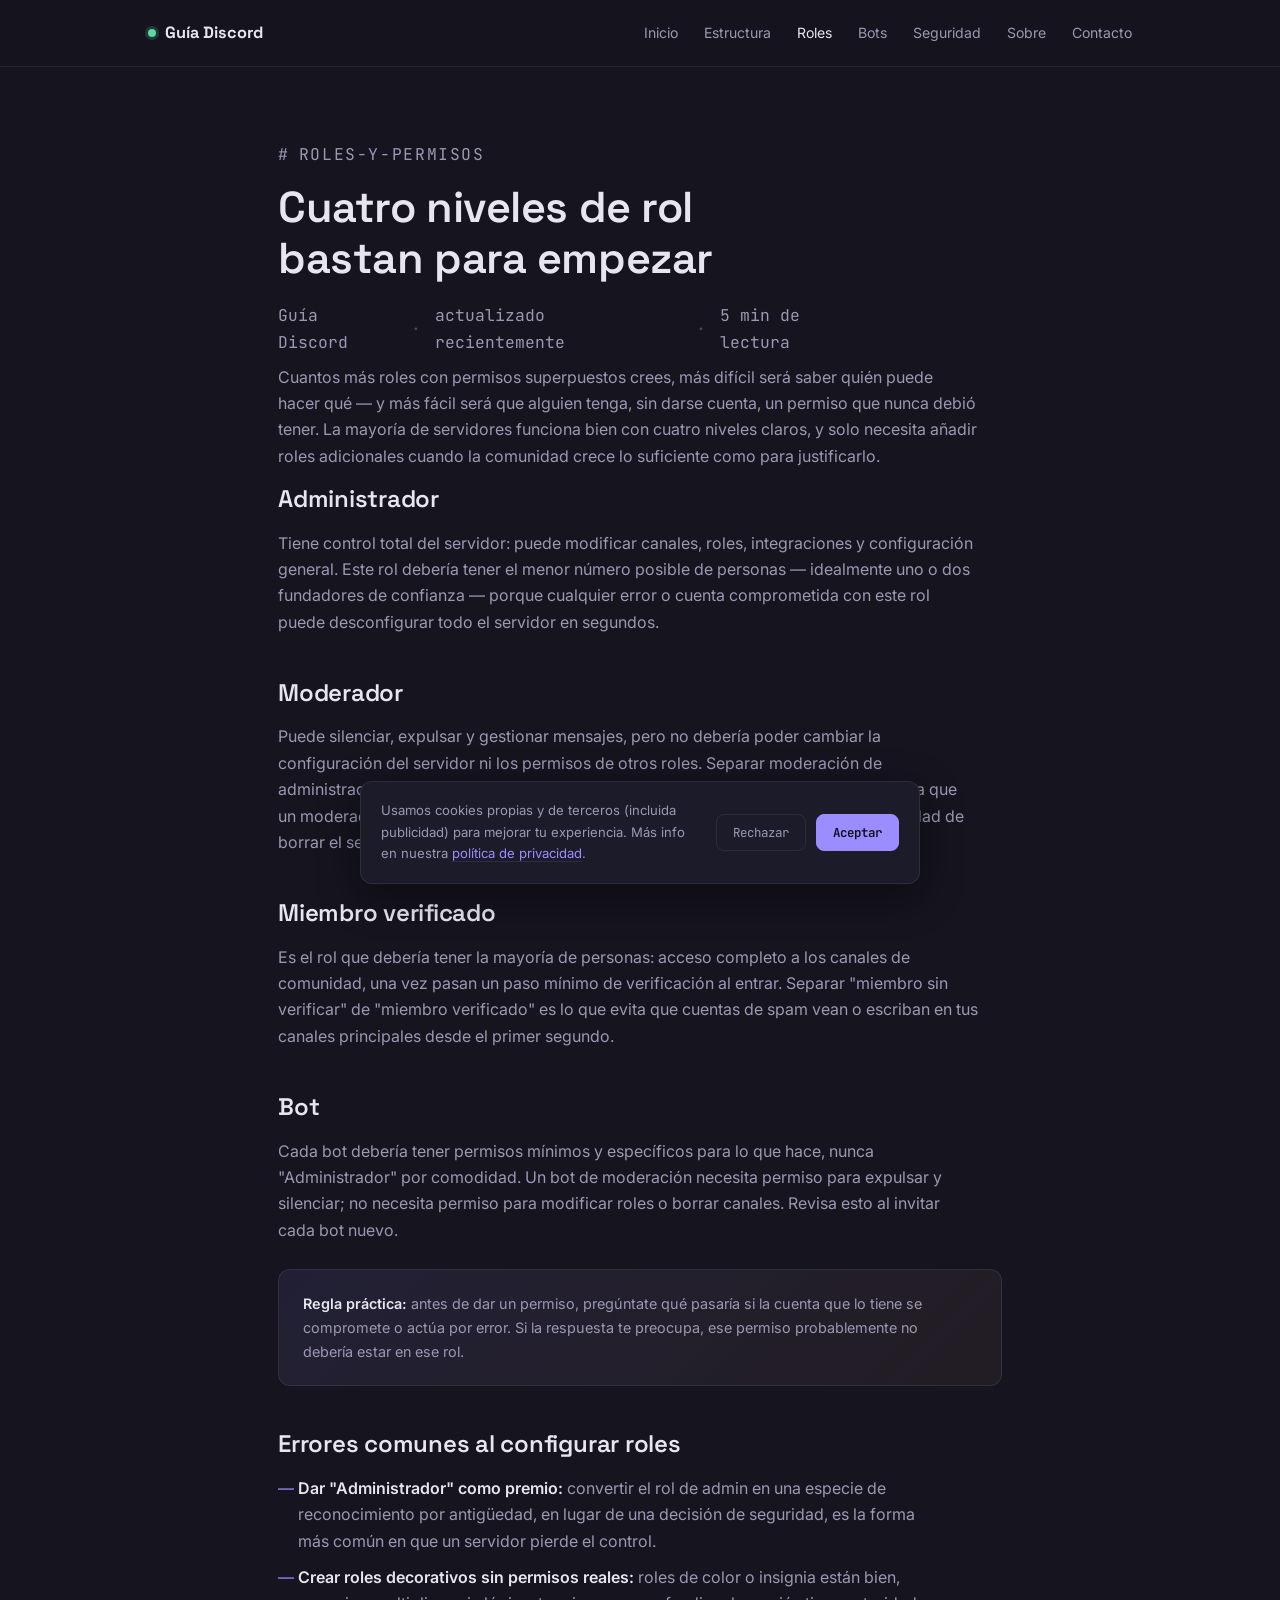
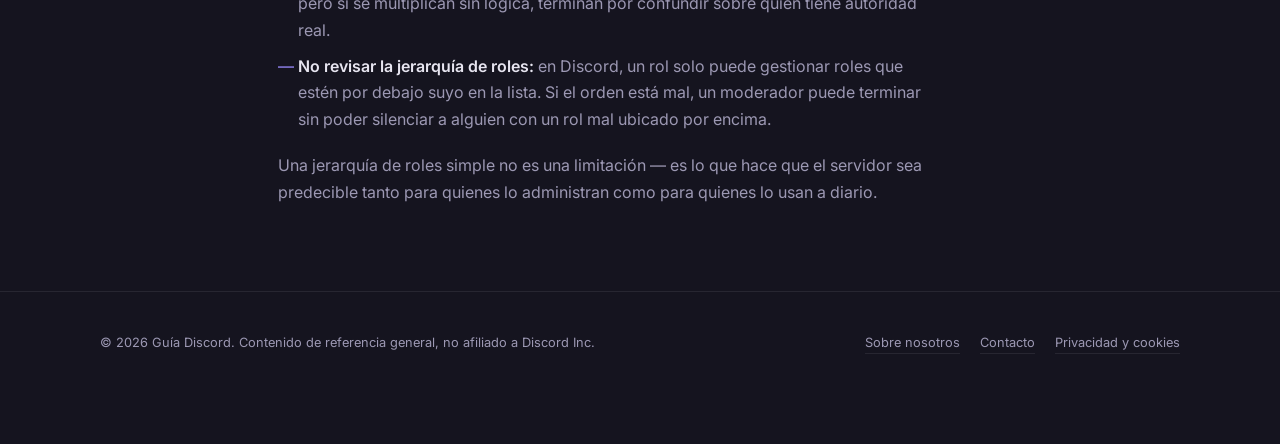
<file: roles-permisos.html>
<!DOCTYPE html>
<html lang="es">
<head>
<meta charset="UTF-8">
<meta name="viewport" content="width=device-width, initial-scale=1.0">
<title>Roles y permisos en Discord: la jerarquía mínima que necesitas</title>
<meta name="description" content="Cómo configurar roles y permisos en un servidor de Discord sin crear un caos de permisos superpuestos.">
<link rel="preconnect" href="https://fonts.googleapis.com">
<link rel="preconnect" href="https://fonts.gstatic.com" crossorigin>
<link href="https://fonts.googleapis.com/css2?family=Space+Grotesk:wght@400;500;600;700&family=Inter:wght@400;500;600&family=JetBrains+Mono:wght@400;500&display=swap" rel="stylesheet">
<link rel="stylesheet" href="style.css">
</head>
<body>

<header class="topbar">
  <div class="topbar-inner">
    <a href="index.html" class="brand"><span class="dot"></span>Guía Discord</a>
    <nav class="nav-links" id="navLinks">
      <a href="index.html">Inicio</a>
      <a href="estructura-canales.html">Estructura</a>
      <a href="roles-permisos.html" class="active">Roles</a>
      <a href="mejores-bots.html">Bots</a>
      <a href="seguridad-servidor.html">Seguridad</a>
      <a href="sobre-nosotros.html">Sobre</a>
      <a href="contacto.html">Contacto</a>
    </nav>
    <button class="nav-toggle" id="navToggle">Menú</button>
  </div>
</header>

<main>
  <section class="page-hero" style="padding-bottom:0; border-bottom:none; margin-bottom:0;">
    <p class="eyebrow">roles-y-permisos</p>
    <h1>Cuatro niveles de rol bastan para empezar</h1>
    <p class="post-meta">Guía Discord <span class="sep">·</span> actualizado recientemente <span class="sep">·</span> 5 min de lectura</p>
  </section>

  <article>
    <p>Cuantos más roles con permisos superpuestos crees, más difícil será saber quién puede hacer qué — y más fácil será que alguien tenga, sin darse cuenta, un permiso que nunca debió tener. La mayoría de servidores funciona bien con cuatro niveles claros, y solo necesita añadir roles adicionales cuando la comunidad crece lo suficiente como para justificarlo.</p>

    <h2>Administrador</h2>
    <p>Tiene control total del servidor: puede modificar canales, roles, integraciones y configuración general. Este rol debería tener el menor número posible de personas — idealmente uno o dos fundadores de confianza — porque cualquier error o cuenta comprometida con este rol puede desconfigurar todo el servidor en segundos.</p>

    <h2>Moderador</h2>
    <p>Puede silenciar, expulsar y gestionar mensajes, pero no debería poder cambiar la configuración del servidor ni los permisos de otros roles. Separar moderación de administración es la decisión de seguridad más importante que puedes tomar: significa que un moderador problemático puede ser corregido sin que haya tenido nunca la capacidad de borrar el servidor entero.</p>

    <h2>Miembro verificado</h2>
    <p>Es el rol que debería tener la mayoría de personas: acceso completo a los canales de comunidad, una vez pasan un paso mínimo de verificación al entrar. Separar "miembro sin verificar" de "miembro verificado" es lo que evita que cuentas de spam vean o escriban en tus canales principales desde el primer segundo.</p>

    <h2>Bot</h2>
    <p>Cada bot debería tener permisos mínimos y específicos para lo que hace, nunca "Administrador" por comodidad. Un bot de moderación necesita permiso para expulsar y silenciar; no necesita permiso para modificar roles o borrar canales. Revisa esto al invitar cada bot nuevo.</p>

    <div class="callout">
      <p><strong>Regla práctica:</strong> antes de dar un permiso, pregúntate qué pasaría si la cuenta que lo tiene se compromete o actúa por error. Si la respuesta te preocupa, ese permiso probablemente no debería estar en ese rol.</p>
    </div>

    <h2>Errores comunes al configurar roles</h2>
    <ul>
      <li><strong>Dar "Administrador" como premio:</strong> convertir el rol de admin en una especie de reconocimiento por antigüedad, en lugar de una decisión de seguridad, es la forma más común en que un servidor pierde el control.</li>
      <li><strong>Crear roles decorativos sin permisos reales:</strong> roles de color o insignia están bien, pero si se multiplican sin lógica, terminan por confundir sobre quién tiene autoridad real.</li>
      <li><strong>No revisar la jerarquía de roles:</strong> en Discord, un rol solo puede gestionar roles que estén por debajo suyo en la lista. Si el orden está mal, un moderador puede terminar sin poder silenciar a alguien con un rol mal ubicado por encima.</li>
    </ul>

    <p>Una jerarquía de roles simple no es una limitación — es lo que hace que el servidor sea predecible tanto para quienes lo administran como para quienes lo usan a diario.</p>
  </article>
</main>

<footer>
  <div class="footer-inner">
    <span>© <span id="year"></span> Guía Discord. Contenido de referencia general, no afiliado a Discord Inc.</span>
    <div class="footer-links">
      <a href="sobre-nosotros.html">Sobre nosotros</a>
      <a href="contacto.html">Contacto</a>
      <a href="privacidad.html">Privacidad y cookies</a>
    </div>
  </div>
</footer>

<div class="cookie-banner" id="cookieBanner">
  <p>Usamos cookies propias y de terceros (incluida publicidad) para mejorar tu experiencia. Más info en nuestra <a href="privacidad.html">política de privacidad</a>.</p>
  <div class="cookie-actions">
    <button class="cookie-btn" id="cookieDecline">Rechazar</button>
    <button class="cookie-btn accept" id="cookieAccept">Aceptar</button>
  </div>
</div>

<script>
  document.getElementById('year').textContent = new Date().getFullYear();
  const navToggle = document.getElementById('navToggle');
  const navLinks = document.getElementById('navLinks');
  navToggle.addEventListener('click', () => navLinks.classList.toggle('open'));
  function getCookie(name){
    const match = document.cookie.match(new RegExp('(^| )' + name + '=([^;]+)'));
    return match ? match[2] : null;
  }
  function setCookie(name, value, days){
    const d = new Date();
    d.setTime(d.getTime() + days*24*60*60*1000);
    document.cookie = name + '=' + value + ';expires=' + d.toUTCString() + ';path=/';
  }
  const banner = document.getElementById('cookieBanner');
  if (!getCookie('cookie_consent')){ setTimeout(() => banner.classList.add('show'), 600); }
  document.getElementById('cookieAccept').addEventListener('click', () => { setCookie('cookie_consent','accepted',180); banner.classList.remove('show'); });
  document.getElementById('cookieDecline').addEventListener('click', () => { setCookie('cookie_consent','declined',180); banner.classList.remove('show'); });
</script>

</body>
</html>
</file>
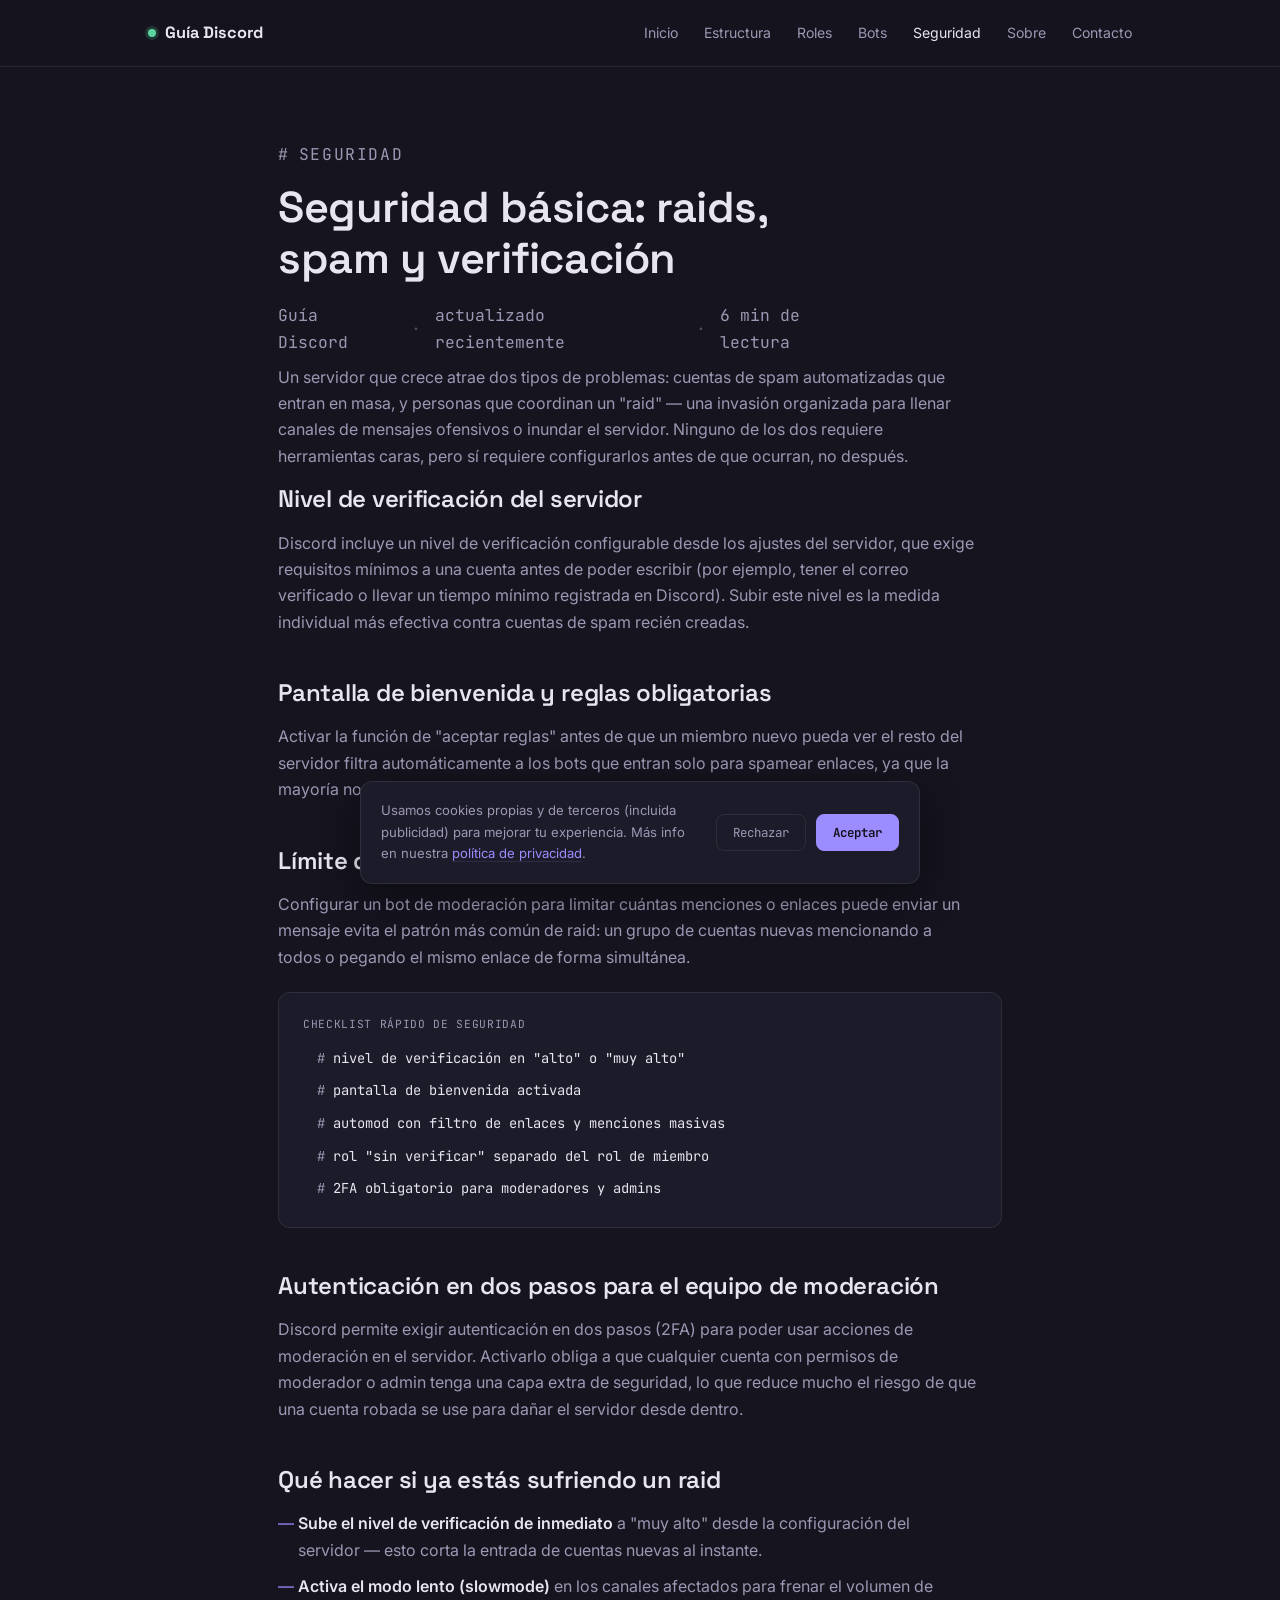
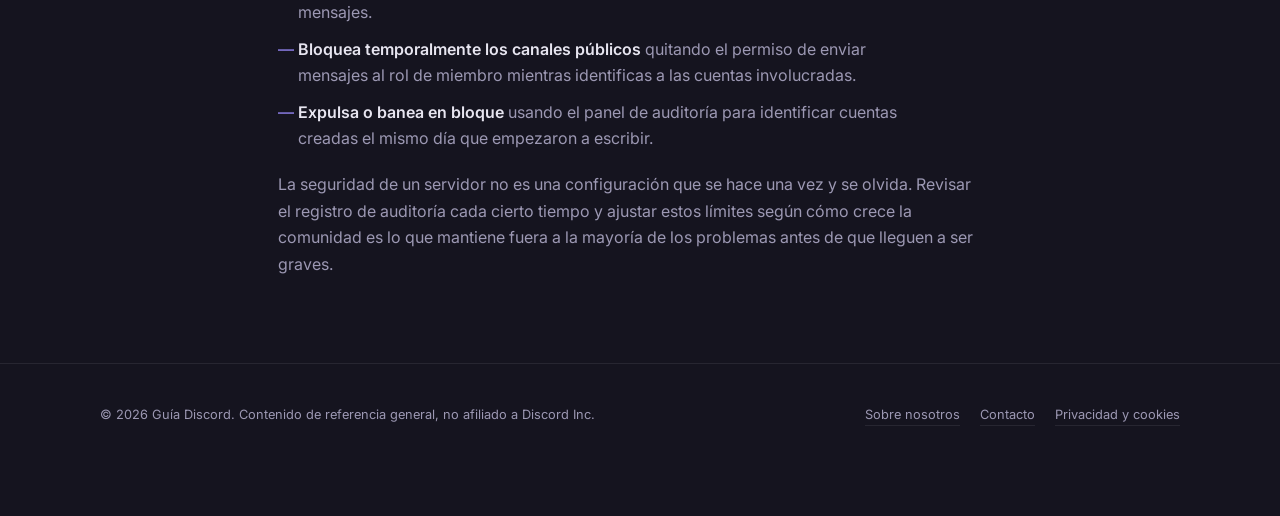
<file: seguridad-servidor.html>
<!DOCTYPE html>
<html lang="es">
<head>
<meta charset="UTF-8">
<meta name="viewport" content="width=device-width, initial-scale=1.0">
<title>Seguridad básica para tu servidor de Discord: raids, spam y verificación</title>
<meta name="description" content="Cómo proteger un servidor de Discord de raids, cuentas falsas y spam de bots con configuraciones básicas.">
<link rel="preconnect" href="https://fonts.googleapis.com">
<link rel="preconnect" href="https://fonts.gstatic.com" crossorigin>
<link href="https://fonts.googleapis.com/css2?family=Space+Grotesk:wght@400;500;600;700&family=Inter:wght@400;500;600&family=JetBrains+Mono:wght@400;500&display=swap" rel="stylesheet">
<link rel="stylesheet" href="style.css">
</head>
<body>

<header class="topbar">
  <div class="topbar-inner">
    <a href="index.html" class="brand"><span class="dot"></span>Guía Discord</a>
    <nav class="nav-links" id="navLinks">
      <a href="index.html">Inicio</a>
      <a href="estructura-canales.html">Estructura</a>
      <a href="roles-permisos.html">Roles</a>
      <a href="mejores-bots.html">Bots</a>
      <a href="seguridad-servidor.html" class="active">Seguridad</a>
      <a href="sobre-nosotros.html">Sobre</a>
      <a href="contacto.html">Contacto</a>
    </nav>
    <button class="nav-toggle" id="navToggle">Menú</button>
  </div>
</header>

<main>
  <section class="page-hero" style="padding-bottom:0; border-bottom:none; margin-bottom:0;">
    <p class="eyebrow">seguridad</p>
    <h1>Seguridad básica: raids, spam y verificación</h1>
    <p class="post-meta">Guía Discord <span class="sep">·</span> actualizado recientemente <span class="sep">·</span> 6 min de lectura</p>
  </section>

  <article>
    <p>Un servidor que crece atrae dos tipos de problemas: cuentas de spam automatizadas que entran en masa, y personas que coordinan un "raid" — una invasión organizada para llenar canales de mensajes ofensivos o inundar el servidor. Ninguno de los dos requiere herramientas caras, pero sí requiere configurarlos antes de que ocurran, no después.</p>

    <h2>Nivel de verificación del servidor</h2>
    <p>Discord incluye un nivel de verificación configurable desde los ajustes del servidor, que exige requisitos mínimos a una cuenta antes de poder escribir (por ejemplo, tener el correo verificado o llevar un tiempo mínimo registrada en Discord). Subir este nivel es la medida individual más efectiva contra cuentas de spam recién creadas.</p>

    <h2>Pantalla de bienvenida y reglas obligatorias</h2>
    <p>Activar la función de "aceptar reglas" antes de que un miembro nuevo pueda ver el resto del servidor filtra automáticamente a los bots que entran solo para spamear enlaces, ya que la mayoría no completa ese paso.</p>

    <h2>Límite de menciones y enlaces</h2>
    <p>Configurar un bot de moderación para limitar cuántas menciones o enlaces puede enviar un mensaje evita el patrón más común de raid: un grupo de cuentas nuevas mencionando a todos o pegando el mismo enlace de forma simultánea.</p>

    <div class="tree">
      <p class="tree-category">Checklist rápido de seguridad</p>
      <div class="tree-channel">nivel de verificación en "alto" o "muy alto"</div>
      <div class="tree-channel">pantalla de bienvenida activada</div>
      <div class="tree-channel">automod con filtro de enlaces y menciones masivas</div>
      <div class="tree-channel">rol "sin verificar" separado del rol de miembro</div>
      <div class="tree-channel">2FA obligatorio para moderadores y admins</div>
    </div>

    <h2>Autenticación en dos pasos para el equipo de moderación</h2>
    <p>Discord permite exigir autenticación en dos pasos (2FA) para poder usar acciones de moderación en el servidor. Activarlo obliga a que cualquier cuenta con permisos de moderador o admin tenga una capa extra de seguridad, lo que reduce mucho el riesgo de que una cuenta robada se use para dañar el servidor desde dentro.</p>

    <h2>Qué hacer si ya estás sufriendo un raid</h2>
    <ol>
      <li><strong>Sube el nivel de verificación de inmediato</strong> a "muy alto" desde la configuración del servidor — esto corta la entrada de cuentas nuevas al instante.</li>
      <li><strong>Activa el modo lento (slowmode)</strong> en los canales afectados para frenar el volumen de mensajes.</li>
      <li><strong>Bloquea temporalmente los canales públicos</strong> quitando el permiso de enviar mensajes al rol de miembro mientras identificas a las cuentas involucradas.</li>
      <li><strong>Expulsa o banea en bloque</strong> usando el panel de auditoría para identificar cuentas creadas el mismo día que empezaron a escribir.</li>
    </ol>

    <p>La seguridad de un servidor no es una configuración que se hace una vez y se olvida. Revisar el registro de auditoría cada cierto tiempo y ajustar estos límites según cómo crece la comunidad es lo que mantiene fuera a la mayoría de los problemas antes de que lleguen a ser graves.</p>
  </article>
</main>

<footer>
  <div class="footer-inner">
    <span>© <span id="year"></span> Guía Discord. Contenido de referencia general, no afiliado a Discord Inc.</span>
    <div class="footer-links">
      <a href="sobre-nosotros.html">Sobre nosotros</a>
      <a href="contacto.html">Contacto</a>
      <a href="privacidad.html">Privacidad y cookies</a>
    </div>
  </div>
</footer>

<div class="cookie-banner" id="cookieBanner">
  <p>Usamos cookies propias y de terceros (incluida publicidad) para mejorar tu experiencia. Más info en nuestra <a href="privacidad.html">política de privacidad</a>.</p>
  <div class="cookie-actions">
    <button class="cookie-btn" id="cookieDecline">Rechazar</button>
    <button class="cookie-btn accept" id="cookieAccept">Aceptar</button>
  </div>
</div>

<script>
  document.getElementById('year').textContent = new Date().getFullYear();
  const navToggle = document.getElementById('navToggle');
  const navLinks = document.getElementById('navLinks');
  navToggle.addEventListener('click', () => navLinks.classList.toggle('open'));
  function getCookie(name){
    const match = document.cookie.match(new RegExp('(^| )' + name + '=([^;]+)'));
    return match ? match[2] : null;
  }
  function setCookie(name, value, days){
    const d = new Date();
    d.setTime(d.getTime() + days*24*60*60*1000);
    document.cookie = name + '=' + value + ';expires=' + d.toUTCString() + ';path=/';
  }
  const banner = document.getElementById('cookieBanner');
  if (!getCookie('cookie_consent')){ setTimeout(() => banner.classList.add('show'), 600); }
  document.getElementById('cookieAccept').addEventListener('click', () => { setCookie('cookie_consent','accepted',180); banner.classList.remove('show'); });
  document.getElementById('cookieDecline').addEventListener('click', () => { setCookie('cookie_consent','declined',180); banner.classList.remove('show'); });
</script>

</body>
</html>
</file>
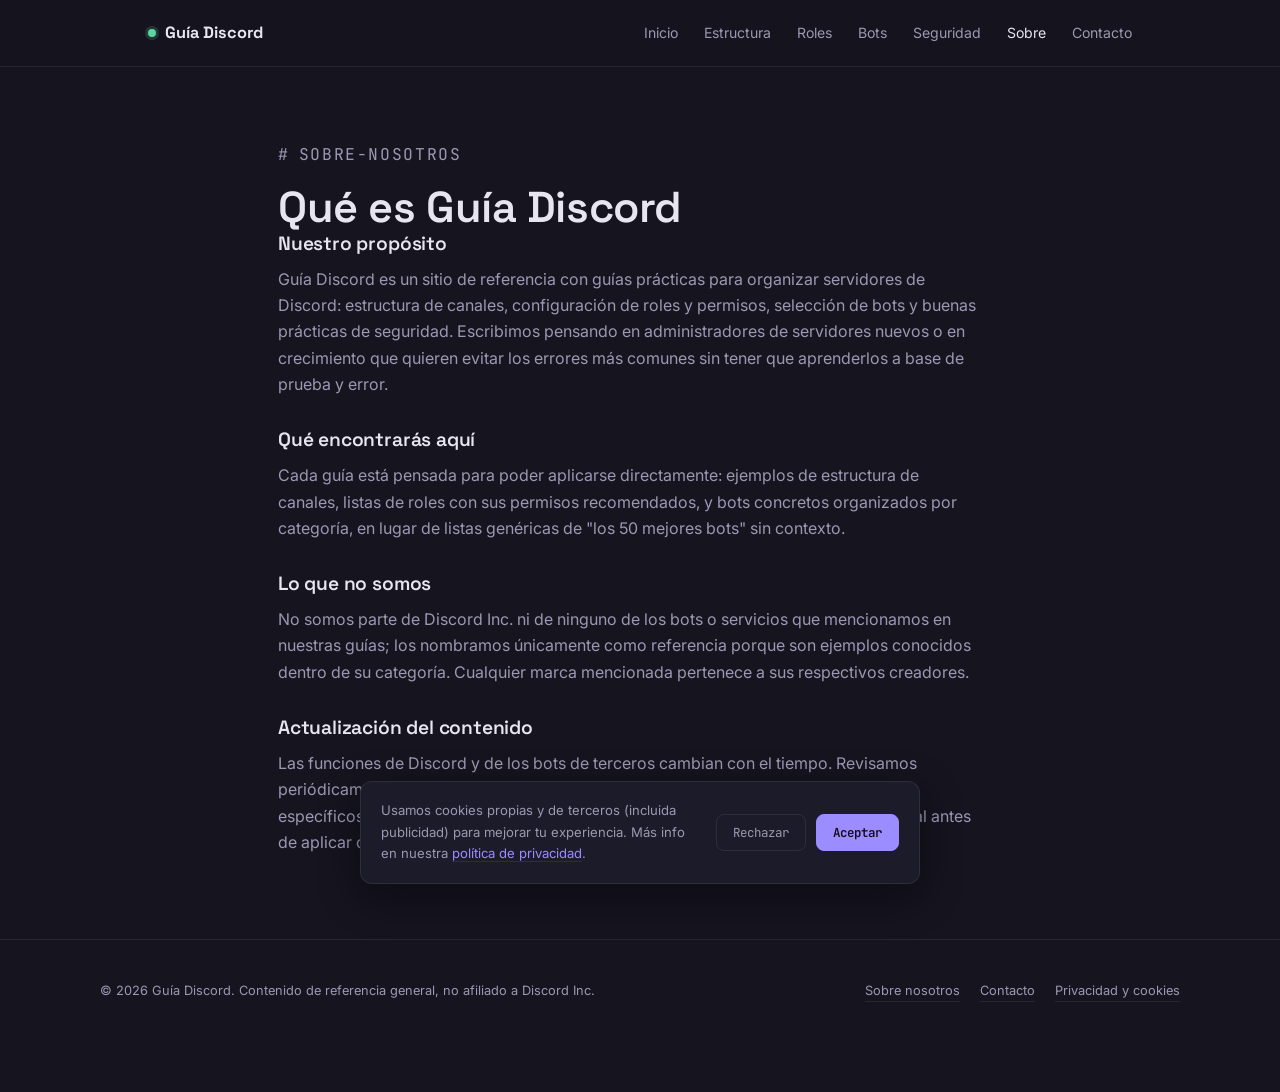
<file: sobre-nosotros.html>
<!DOCTYPE html>
<html lang="es">
<head>
<meta charset="UTF-8">
<meta name="viewport" content="width=device-width, initial-scale=1.0">
<title>Sobre nosotros — Guía Discord</title>
<meta name="description" content="Qué es Guía Discord y qué tipo de contenido publicamos.">
<link rel="preconnect" href="https://fonts.googleapis.com">
<link rel="preconnect" href="https://fonts.gstatic.com" crossorigin>
<link href="https://fonts.googleapis.com/css2?family=Space+Grotesk:wght@400;500;600;700&family=Inter:wght@400;500;600&family=JetBrains+Mono:wght@400;500&display=swap" rel="stylesheet">
<link rel="stylesheet" href="style.css">
</head>
<body>

<header class="topbar">
  <div class="topbar-inner">
    <a href="index.html" class="brand"><span class="dot"></span>Guía Discord</a>
    <nav class="nav-links" id="navLinks">
      <a href="index.html">Inicio</a>
      <a href="estructura-canales.html">Estructura</a>
      <a href="roles-permisos.html">Roles</a>
      <a href="mejores-bots.html">Bots</a>
      <a href="seguridad-servidor.html">Seguridad</a>
      <a href="sobre-nosotros.html" class="active">Sobre</a>
      <a href="contacto.html">Contacto</a>
    </nav>
    <button class="nav-toggle" id="navToggle">Menú</button>
  </div>
</header>

<main>
  <section class="page-hero" style="padding-bottom:0; border-bottom:none; margin-bottom:0;">
    <p class="eyebrow">sobre-nosotros</p>
    <h1>Qué es Guía Discord</h1>
  </section>

  <article class="legal">
    <h2>Nuestro propósito</h2>
    <p>Guía Discord es un sitio de referencia con guías prácticas para organizar servidores de Discord: estructura de canales, configuración de roles y permisos, selección de bots y buenas prácticas de seguridad. Escribimos pensando en administradores de servidores nuevos o en crecimiento que quieren evitar los errores más comunes sin tener que aprenderlos a base de prueba y error.</p>

    <h2>Qué encontrarás aquí</h2>
    <p>Cada guía está pensada para poder aplicarse directamente: ejemplos de estructura de canales, listas de roles con sus permisos recomendados, y bots concretos organizados por categoría, en lugar de listas genéricas de "los 50 mejores bots" sin contexto.</p>

    <h2>Lo que no somos</h2>
    <p>No somos parte de Discord Inc. ni de ninguno de los bots o servicios que mencionamos en nuestras guías; los nombramos únicamente como referencia porque son ejemplos conocidos dentro de su categoría. Cualquier marca mencionada pertenece a sus respectivos creadores.</p>

    <h2>Actualización del contenido</h2>
    <p>Las funciones de Discord y de los bots de terceros cambian con el tiempo. Revisamos periódicamente nuestras guías, pero siempre recomendamos confirmar los detalles específicos (sobre todo permisos y funciones de bots) directamente en la fuente oficial antes de aplicar cualquier cambio importante en tu servidor.</p>
  </article>
</main>

<footer>
  <div class="footer-inner">
    <span>© <span id="year"></span> Guía Discord. Contenido de referencia general, no afiliado a Discord Inc.</span>
    <div class="footer-links">
      <a href="sobre-nosotros.html">Sobre nosotros</a>
      <a href="contacto.html">Contacto</a>
      <a href="privacidad.html">Privacidad y cookies</a>
    </div>
  </div>
</footer>

<div class="cookie-banner" id="cookieBanner">
  <p>Usamos cookies propias y de terceros (incluida publicidad) para mejorar tu experiencia. Más info en nuestra <a href="privacidad.html">política de privacidad</a>.</p>
  <div class="cookie-actions">
    <button class="cookie-btn" id="cookieDecline">Rechazar</button>
    <button class="cookie-btn accept" id="cookieAccept">Aceptar</button>
  </div>
</div>

<script>
  document.getElementById('year').textContent = new Date().getFullYear();
  const navToggle = document.getElementById('navToggle');
  const navLinks = document.getElementById('navLinks');
  navToggle.addEventListener('click', () => navLinks.classList.toggle('open'));
  function getCookie(name){
    const match = document.cookie.match(new RegExp('(^| )' + name + '=([^;]+)'));
    return match ? match[2] : null;
  }
  function setCookie(name, value, days){
    const d = new Date();
    d.setTime(d.getTime() + days*24*60*60*1000);
    document.cookie = name + '=' + value + ';expires=' + d.toUTCString() + ';path=/';
  }
  const banner = document.getElementById('cookieBanner');
  if (!getCookie('cookie_consent')){ setTimeout(() => banner.classList.add('show'), 600); }
  document.getElementById('cookieAccept').addEventListener('click', () => { setCookie('cookie_consent','accepted',180); banner.classList.remove('show'); });
  document.getElementById('cookieDecline').addEventListener('click', () => { setCookie('cookie_consent','declined',180); banner.classList.remove('show'); });
</script>

</body>
</html>
</file>
<file: style.css>
:root{
  --bg:#15141f;
  --bg-raised:#1c1b29;
  --bg-sidebar:#100f18;
  --line: rgba(255,255,255,0.08);
  --text:#e7e5f0;
  --text-dim:#9c98b3;
  --lavender:#9b8cff;
  --lavender-dim: rgba(155,140,255,0.14);
  --amber:#ffb86b;
  --green:#5cd6a0;

  --display:'Space Grotesk', sans-serif;
  --body:'Inter', sans-serif;
  --mono:'JetBrains Mono', monospace;

  --edge: clamp(20px, 4vw, 48px);
}

*{box-sizing:border-box; margin:0; padding:0;}
html{scroll-behavior:smooth;}
body{
  background:var(--bg);
  color:var(--text);
  font-family:var(--body);
  line-height:1.65;
  -webkit-font-smoothing:antialiased;
}
img{max-width:100%; display:block;}
a{color:inherit; text-decoration:none;}
ul,ol{list-style:none;}
code{font-family:var(--mono);}

@media (prefers-reduced-motion: reduce){
  *{animation-duration:0.001ms !important; transition-duration:0.001ms !important; scroll-behavior:auto !important;}
}
:focus-visible{outline:2px solid var(--lavender); outline-offset:3px;}

h1,h2,h3{font-family:var(--display); font-weight:600; letter-spacing:-0.01em; line-height:1.18;}

.eyebrow{
  font-family:var(--mono);
  font-size:0.72rem;
  letter-spacing:0.1em;
  text-transform:uppercase;
  color:var(--amber);
  display:flex; align-items:center; gap:9px;
}
.eyebrow::before{content:"#"; color:var(--text-dim); font-weight:400;}

/* ---------- topbar ---------- */
.topbar{
  position:sticky; top:0; z-index:100;
  background:rgba(21,20,31,0.92);
  backdrop-filter:blur(10px);
  border-bottom:1px solid var(--line);
}
.topbar-inner{
  max-width:1080px;
  margin:0 auto;
  padding:0 var(--edge);
  height:66px;
  display:flex;
  align-items:center;
  justify-content:space-between;
}
.brand{
  font-family:var(--display);
  font-weight:700;
  font-size:1.02rem;
  display:flex; align-items:center; gap:9px;
}
.brand .dot{width:8px; height:8px; border-radius:50%; background:var(--green); box-shadow:0 0 0 3px rgba(92,214,160,0.18);}
.nav-links{display:flex; gap:26px; font-size:0.88rem;}
.nav-links a{color:var(--text-dim); transition:color 0.15s ease;}
.nav-links a:hover, .nav-links a.active{color:var(--text);}
.nav-toggle{
  display:none;
  background:none; border:1px solid var(--line); border-radius:8px;
  color:var(--text); padding:8px 10px; font-family:var(--mono); font-size:0.8rem;
}

@media (max-width:760px){
  .nav-links{
    position:fixed; top:66px; left:0; right:0;
    background:var(--bg-raised);
    border-bottom:1px solid var(--line);
    flex-direction:column; gap:0;
    padding:6px var(--edge) 16px;
    transform:translateY(-140%);
    transition:transform 0.25s ease;
  }
  .nav-links.open{transform:translateY(0);}
  .nav-links a{padding:13px 0; border-bottom:1px solid var(--line);}
  .nav-toggle{display:block;}
}

/* ---------- layout shell ---------- */
main{max-width:820px; margin:0 auto; padding:0 var(--edge);}
.wide{max-width:1080px;}

.page-hero{padding:56px 0 44px; border-bottom:1px solid var(--line); margin-bottom:44px;}
.page-hero h1{font-size:clamp(1.9rem, 4.2vw, 2.7rem); margin-top:14px; max-width:20ch;}
.page-hero p{margin-top:18px; color:var(--text-dim); max-width:60ch; font-size:1.02rem;}

article{padding-bottom:70px;}
article h2{font-size:1.5rem; margin-top:44px; margin-bottom:16px;}
article h2:first-of-type{margin-top:0;}
article p{color:var(--text-dim); margin-bottom:16px; max-width:70ch;}
article ul,article ol{margin:0 0 20px 0; display:flex; flex-direction:column; gap:10px;}
article li{color:var(--text-dim); padding-left:20px; position:relative; max-width:66ch;}
article li::before{content:"—"; position:absolute; left:0; color:var(--lavender);}
article strong{color:var(--text); font-weight:600;}

/* ---------- callout ---------- */
.callout{
  background:linear-gradient(135deg, rgba(155,140,255,0.1), rgba(255,184,107,0.06));
  border:1px solid var(--line);
  border-radius:12px;
  padding:22px 24px;
  margin:26px 0;
}
.callout p{font-size:0.9rem; margin-bottom:0;}

/* ---------- tree / code block reused ---------- */
.tree{
  background:var(--bg-raised);
  border:1px solid var(--line);
  border-radius:12px;
  padding:22px 24px;
  font-family:var(--mono);
  font-size:0.86rem;
  margin:22px 0;
}
.tree-category{color:var(--text-dim); letter-spacing:0.06em; text-transform:uppercase; font-size:0.7rem; margin-top:14px; margin-bottom:8px;}
.tree-category:first-child{margin-top:0;}
.tree-channel{display:flex; gap:8px; padding:5px 0 5px 14px; color:var(--text);}
.tree-channel::before{content:"#"; color:var(--text-dim);}
.tree-channel.voice::before{content:"🔊";}

/* ---------- article cards (home) ---------- */
.card-grid{display:grid; grid-template-columns:1fr 1fr; gap:16px; margin-bottom:60px;}
.art-card{
  background:var(--bg-raised);
  border:1px solid var(--line);
  border-radius:12px;
  padding:24px;
  transition:transform 0.2s ease, border-color 0.2s ease;
}
.art-card:hover{transform:translateY(-3px); border-color:var(--lavender);}
.art-card .eyebrow{margin-bottom:10px;}
.art-card h3{font-size:1.15rem; margin-bottom:10px; font-weight:600;}
.art-card p{font-size:0.9rem; color:var(--text-dim); margin-bottom:0;}
@media (max-width:680px){.card-grid{grid-template-columns:1fr;}}

/* ---------- bot cards reused ---------- */
.bot-grid{display:grid; grid-template-columns:1fr 1fr; gap:16px; margin:24px 0;}
.bot-card{background:var(--bg-raised); border:1px solid var(--line); border-radius:12px; padding:22px;}
.bot-card-head{display:flex; align-items:center; gap:12px; margin-bottom:12px;}
.bot-icon{width:38px; height:38px; border-radius:10px; display:flex; align-items:center; justify-content:center; font-size:1.1rem; flex-shrink:0;}
.bot-name{font-weight:600; font-size:1rem;}
.bot-category{font-family:var(--mono); font-size:0.7rem; color:var(--text-dim); text-transform:uppercase; letter-spacing:0.05em;}
.bot-card p{font-size:0.88rem; margin-bottom:12px;}
.bot-cmd{font-family:var(--mono); font-size:0.78rem; background:rgba(0,0,0,0.28); color:var(--lavender); padding:8px 12px; border-radius:6px; display:inline-block;}
@media (max-width:680px){.bot-grid{grid-template-columns:1fr;}}

/* ---------- author / meta ---------- */
.post-meta{display:flex; gap:14px; align-items:center; margin-bottom:8px; font-family:var(--mono); font-size:0.76rem; color:var(--text-dim);}
.post-meta .sep{opacity:0.4;}

/* ---------- footer ---------- */
footer{
  border-top:1px solid var(--line);
  padding:40px var(--edge) 90px;
}
.footer-inner{max-width:1080px; margin:0 auto; display:flex; justify-content:space-between; flex-wrap:wrap; gap:16px; font-size:0.8rem; color:var(--text-dim);}
.footer-links{display:flex; gap:20px;}
.footer-links a{border-bottom:1px solid var(--line);}

/* ---------- cookie banner ---------- */
.cookie-banner{
  position:fixed; left:16px; right:16px; bottom:16px;
  max-width:560px; margin:0 auto;
  background:var(--bg-raised);
  border:1px solid var(--line);
  border-radius:12px;
  padding:18px 20px;
  display:flex; align-items:center; gap:16px; flex-wrap:wrap;
  box-shadow:0 12px 40px rgba(0,0,0,0.4);
  z-index:300;
  transform:translateY(140%);
  transition:transform 0.35s ease;
}
.cookie-banner.show{transform:translateY(0);}
.cookie-banner p{font-size:0.82rem; color:var(--text-dim); flex:1; min-width:200px; margin:0;}
.cookie-banner a{color:var(--lavender); border-bottom:1px solid var(--lavender-dim);}
.cookie-actions{display:flex; gap:10px;}
.cookie-btn{font-family:var(--mono); font-size:0.78rem; padding:9px 16px; border-radius:8px; border:1px solid var(--line); background:transparent; color:var(--text-dim);}
.cookie-btn.accept{background:var(--lavender); color:#100f18; border-color:var(--lavender); font-weight:600;}

/* ---------- simple list page (privacy/contact) ---------- */
.legal h2{font-size:1.2rem; margin-top:32px; margin-bottom:10px;}
.legal h2:first-of-type{margin-top:0;}
.legal p{color:var(--text-dim); margin-bottom:14px; max-width:70ch;}

.contact-box{
  background:var(--bg-raised);
  border:1px solid var(--line);
  border-radius:12px;
  padding:28px;
  margin-top:8px;
}
.contact-box p{color:var(--text-dim); margin-bottom:10px;}
.contact-box a{color:var(--lavender); border-bottom:1px solid var(--lavender-dim);}
</file>
